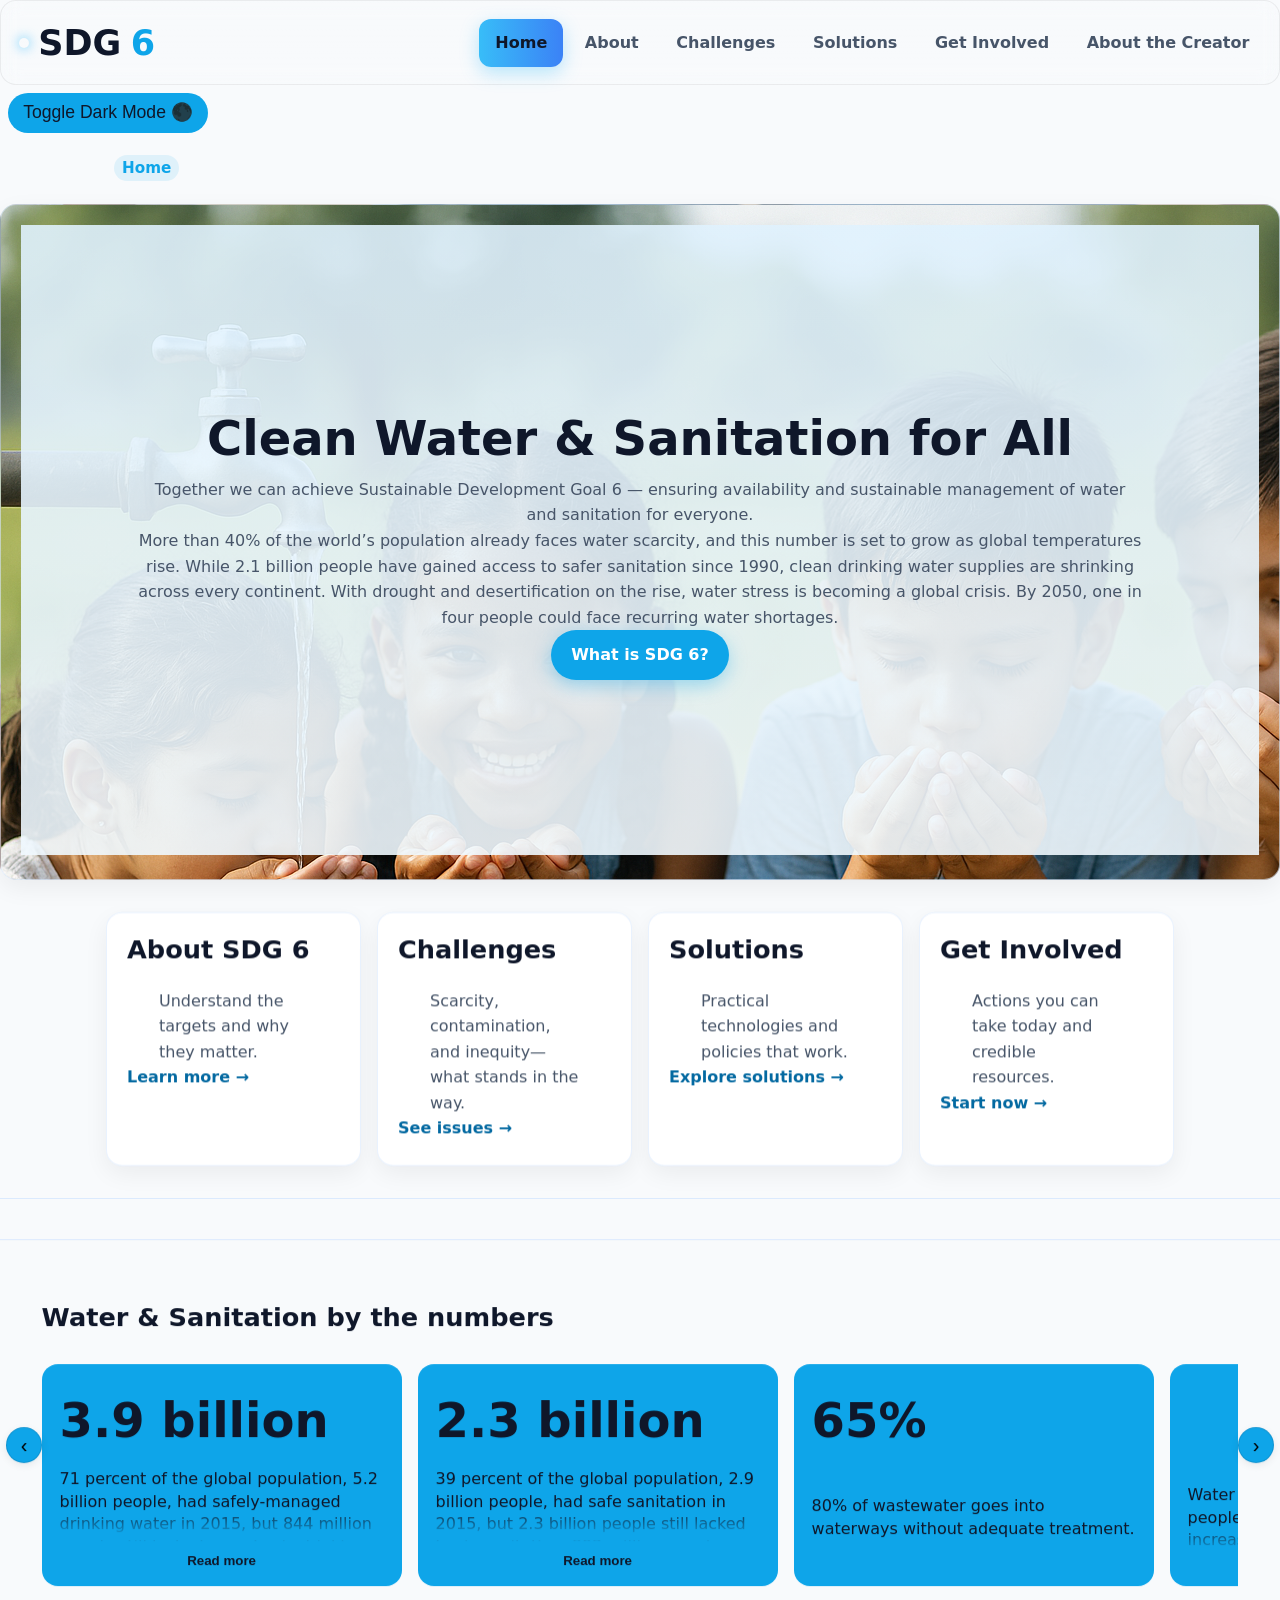
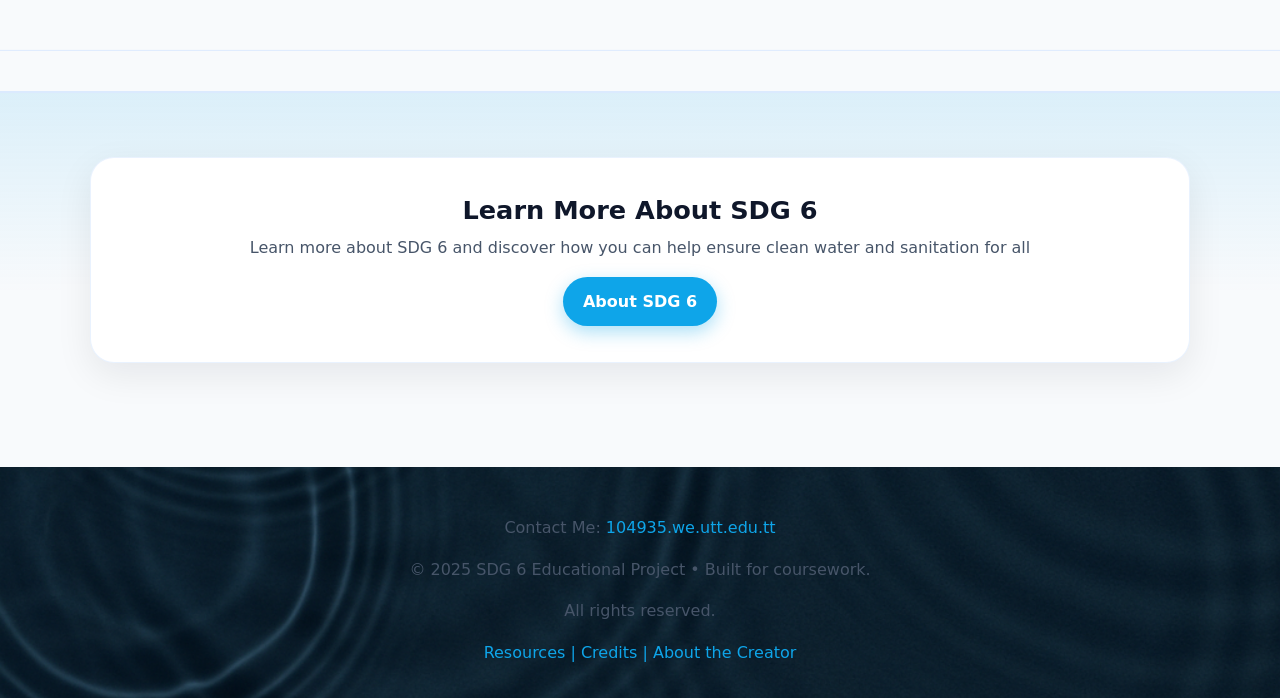
<file: index.html>
<!DOCTYPE html>
<html lang="en">
<head>
  <meta charset="utf-8" />
  <meta name="viewport" content="width=device-width,initial-scale=1" />
  <title>SDG 6: Clean Water & Sanitation</title>
  <meta name="description" content="Learn what SDG 6 is, the challenges, solutions, and how you can help." />
  <link rel="stylesheet" href="sg6.css" />
</head>


<body>
  <a class="skip-link" href="#main">Skip to content</a>
  <!-- Intro overlay (CSS-only: shows briefly, then auto-hides) -->
  <div class="loader-overlay">
    <div class="loader-wrapper">
      <article class="loader" aria-label="Loading" role="status">
        <aside class="circle" style="--d:1"></aside>
        <aside class="circle" style="--d:2"></aside>
        <aside class="circle" style="--d:3"></aside>
        <aside class="circle" style="--d:4"></aside>
        <aside class="circle" style="--d:5"></aside>
        <aside class="circle" style="--d:6"></aside>
        <aside class="circle" style="--d:7"></aside>
        <aside class="circle" style="--d:8"></aside>
        <aside class="circle" style="--d:9"></aside>
        <aside class="circle" style="--d:10"></aside>
        <aside class="circle" style="--d:11"></aside>
        <aside class="circle" style="--d:12"></aside>
        <aside class="circle" style="--d:13"></aside>
        <aside class="circle" style="--d:14"></aside>
        <aside class="circle" style="--d:15"></aside>
        <aside class="circle" style="--d:16"></aside>
        <aside class="circle" style="--d:17"></aside>
        <aside class="circle" style="--d:18"></aside>
      </article>
      <p class="loader-text">Loading…</p>
    </div>
  </div>


  <!-- Header / Navigation -->
  <div class="nav-shell" id="navShell">
    <nav class="nav" aria-label="Primary">
      <a class="brand" href="index.html">
        <span class="dot" aria-hidden="true"></span>
        SDG<span class="accent">6</span>
      </a>

      <button class="toggle" id="menuToggle" aria-controls="navLinks" aria-expanded="false">☰ Menu</button>

      <div class="nav-links" id="navLinks" role="tablist">
        <span class="nav-indicator" id="navIndicator" aria-hidden="true"></span>
          <a href="index.html" aria-current="page">Home</a>
          <a href="about.html">About</a>
          <a href="challenges.html">Challenges</a>
          <a href="solutions.html">Solutions</a>
          <a href="get-involved.html">Get Involved</a>
          <a href="creator.html">About the Creator</a>
      </div>
    </nav>
</div>

<!-- Theme Toggle -->
<button
  class="theme-toggle"
  id="themeToggle"
  aria-label="Toggle dark mode"
  aria-pressed="false"
  title="Toggle dark mode">
  <span class="sun" aria-hidden="true">Toggle Dark Mode 🌑</span>
  <span class="moon" aria-hidden="true">Toggle Light Mode ☀️</span>
</button>

  <!-- Main content -->
<main id="main">
    <nav class="breadcrumbs container" aria-label="Breadcrumb" itemscope itemtype="https://schema.org/BreadcrumbList">
      <ol>
        <li itemprop="itemListElement" itemscope itemtype="https://schema.org/ListItem">
          <a itemprop="item" href="index.html" aria-current="page">
            <span itemprop="name">Home</span>
          </a>
          <meta itemprop="position" content="1" />
        </li>
      </ol>
    </nav>

  <!-- HERO (skeleton first, then real content slides/fades in) -->
    <section class="card skeleton-slide" id="hero">
      <!-- Skeleton placeholders -->
      <div class="sk-wrap">
        <div class="sk tall w-70"></div>
        <div class="sk w-95"></div>
        <div class="sk w-80"></div>
        <div class="sk w-60"></div>
      </div>

    <!-- Real content -->
      <div class="real-wrap">
        <section class="hero">
          <div class="container">
            <h1>Clean Water &amp; Sanitation for All</h1>
            <p>
              Together we can achieve Sustainable Development Goal 6 —
              ensuring availability and sustainable management of water and
              sanitation for everyone.
            </p>
            <p>
              More than 40% of the world’s population already faces water scarcity, 
              and this number is set to grow as global temperatures rise. 
              While 2.1 billion people have gained access to safer sanitation since 1990, 
                clean drinking water supplies are shrinking across every continent.
              With drought and desertification on the rise, water stress is becoming a global crisis. 
              By 2050, one in four people could face recurring water shortages.
            </p>
            <a class="btn" href="about.html#importance">What is SDG 6?</a>
          </div>
        </section>
      </div>
    </section>

    <!-- CARDS GRID -->
    <section class="skeleton-slide" id="cards">
      <!-- Skeleton placeholders shaped like a 4-card grid -->
      <div class="sk-wrap container" style="grid-template-columns: repeat(auto-fit, minmax(220px, 1fr));">
        <div class="sk tall"></div>
        <div class="sk tall"></div>
        <div class="sk tall"></div>
        <div class="sk tall"></div>
      </div>

      <!-- Real content -->
      <div class="real-wrap">
        <section class="cards container">
          <article class="card">
            <h2>About SDG 6</h2>
            <p>Understand the targets and why they matter.</p>
            <a class="link" href="about.html#targets2" class="btn">Learn more →</a>
          </article>

          <article class="card">
            <h2>Challenges</h2>
            <p>Scarcity, contamination, and inequity—what stands in the way.</p>
            <a class="link" href="challenges.html">See issues →</a>
          </article>

          <article class="card">
            <h2>Solutions</h2>
            <p>Practical technologies and policies that work.</p>
            <a class="link" href="solutions.html">Explore solutions →</a>
          </article>

          <article class="card">
            <h2>Get Involved</h2>
            <p>Actions you can take today and credible resources.</p>
            <a class="link" href="get-involved.html">Start now →</a>
          </article>
        </section>
      </div>
    </section>

  <!-- STATS SECTION -->
    <section class="skeleton-slide" id="stats">
      <!-- Skeleton placeholders approximating three stat items -->
      <div class="sk-wrap container" style="grid-template-columns: repeat(auto-fit, minmax(220px, 1fr));">
        <div class="sk tall"></div>
        <div class="sk tall"></div>
        <div class="sk tall"></div>
      </div>

      <!-- Real content -->
      <div class="real-wrap">
        <section class="stats" id="stats">
          <div class="container">
            <h2>Water & Sanitation by the numbers</h2>
        
            <div class="stat-scroller">
              <button class="stat-nav prev" aria-label="Scroll left" type="button">‹</button>
        
              <!-- your SAME list, unchanged except strong have class/stat data -->
              <ul class="stat-list">
                <li data-has-more="true">
                  <strong class="stat-value" data-target="5.2" data-decimals="1" data-duration="1600" data-suffix=" billion">0</strong>
                  <span>71 percent of the global population, 5.2 billion people, had safely-managed drinking water in 2015, 
                    but 844 million people still lacked even basic drinking water.</span>
                    <button class="toggle">Read more</button>
                </li>

                <li data-has-more="true">
                  <strong class="stat-value" data-target="2.9" data-decimals="1" data-duration="1500" data-suffix=" billion">0</strong>
                  <span>39 percent of the global population, 2.9 billion people, had safe sanitation in 2015, 
                  but 2.3 billion people still lacked basic sanitation. 892 million people practiced open defecation.</span>
                  <button class="toggle">Read more</button>
                </li>

                <li>
                  <strong class="stat-value" data-target="80" data-decimals="0" data-duration="1400" data-suffix="%">0</strong>
                  <span>80% of wastewater goes into waterways without adequate treatment.</span>
                </li>

                <li data-has-more="true">
                  <strong class="stat-value" data-target="2" data-decimals="0" data-duration="1400" data-suffix=" billion">0</strong>
                  <span>Water stress affects more than 2 billion people, with this figure projected to increase.</span>
                  <button class="toggle">Read more</button>
                </li>
                <li>
                  <strong class="stat-value" data-target="80" data-decimals="0" data-duration="1400" data-suffix="%">0</strong>
                  <span>80% of countries have laid the foundations for integrated water resources management.</span>
                </li>
                <li>
                  <strong class="stat-value" data-target="70" data-decimals="0" data-duration="1400" data-suffix="%">0</strong>
                  <span>The world has lost 70% of its natural wetlands over the last century.</span>
                </li>
              </ul>
        
              <button class="stat-nav next" aria-label="Scroll right" type="button">›</button>
            </div>
          </div>
        </section>
      </div>
    </section>

  <!-- Call to Action -->
    <section class="cta">
    <div class="container">
      <h2>Learn More About SDG 6</h2>
      <p>Learn more about SDG 6 and discover how you can help ensure clean water and sanitation for all</p>
      <a class="btn" href="about.html">About SDG 6</a>
    </div>
    </div>
  </section>
</main>

<!-- Scroll to Top Button -->
<button id="scrollTopBtn" aria-label="Scroll back to top">
  ↑
</button>

    <!-- Footer -->
    <footer class="site-footer">
      <div class="container">
        <p>Contact Me: <a href="mailto:104935.we.utt.edu.tt">104935.we.utt.edu.tt</a></p>
        <p>© 2025 SDG 6 Educational Project • Built for coursework.</p>
        <p>All rights reserved.</p>
        <nav aria-label="Footer">
          <a href="creator.html#resources">Resources |</a>
          <a href="creator.html#credits">Credits |</a>
          <a href="creator.html#creator">About the Creator</a>
        </nav>
      </div>
    </footer>
    <script src="sg6.js" defer></script>
  </body>
</html>
</file>
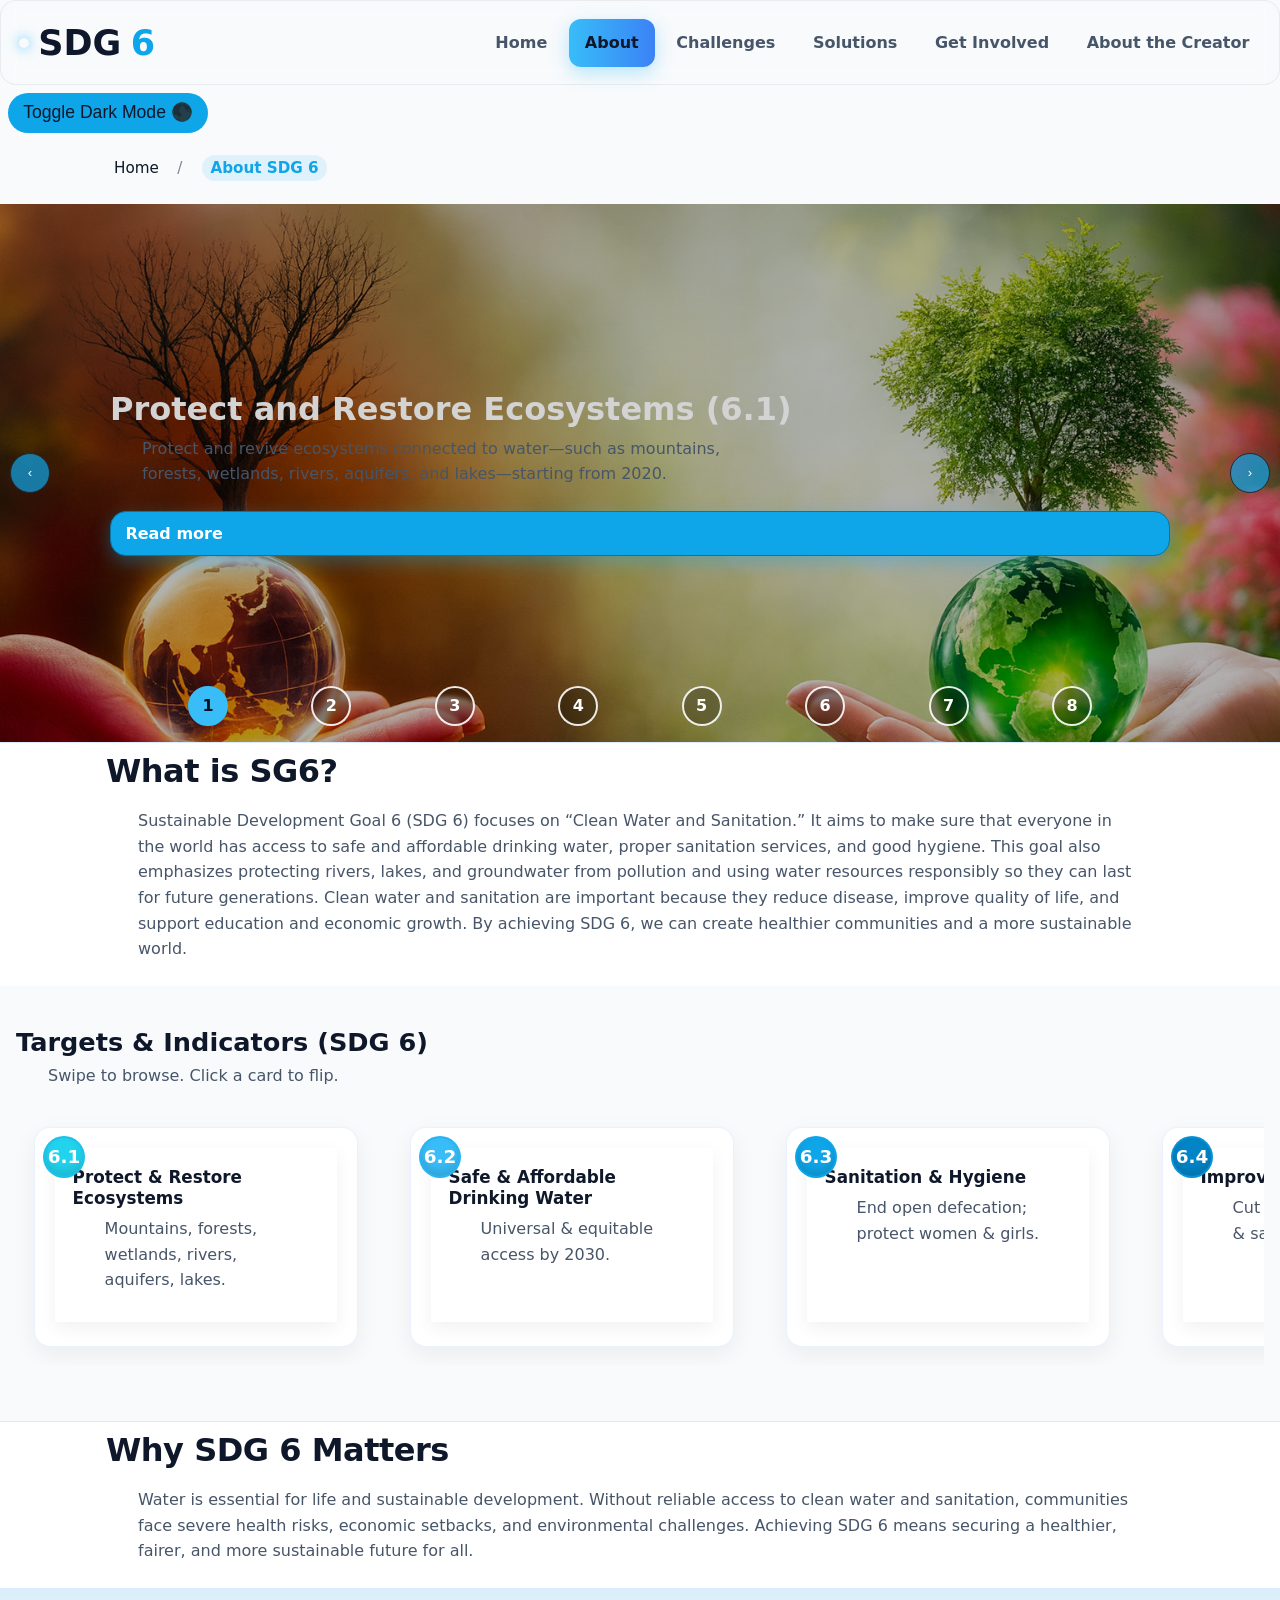
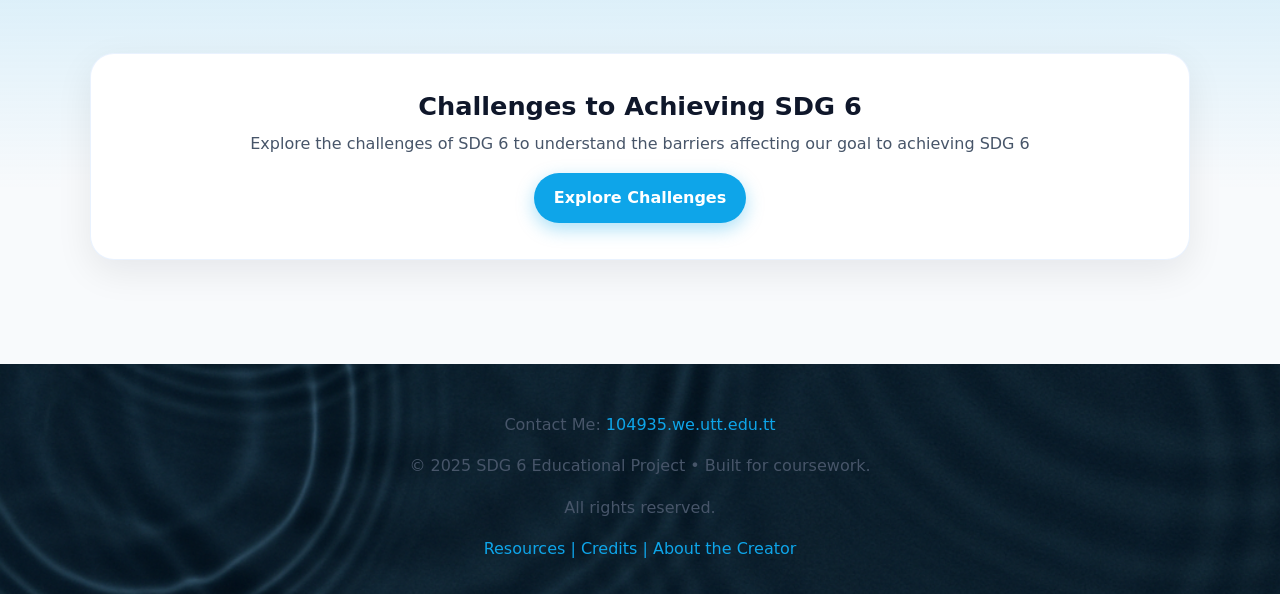
<file: about.html>
<!DOCTYPE html>
<html lang="en">
<head>
  <meta charset="utf-8" />
  <meta name="viewport" content="width=device-width,initial-scale=1" />
  <title>SDG 6: Clean Water & Sanitation</title>
  <meta name="description" content="Learn what SDG 6 is, the challenges, solutions, and how you can help." />
  <link rel="stylesheet" href="sg6.css" />
</head>


<body>
  <a class="skip-link" href="#main">Skip to content</a>
  <!-- Intro overlay (CSS-only: shows briefly, then auto-hides) -->
  <div class="loader-overlay">
    <div class="loader-wrapper">
      <article class="loader" aria-label="Loading" role="status">
        <aside class="circle" style="--d:1"></aside>
        <aside class="circle" style="--d:2"></aside>
        <aside class="circle" style="--d:3"></aside>
        <aside class="circle" style="--d:4"></aside>
        <aside class="circle" style="--d:5"></aside>
        <aside class="circle" style="--d:6"></aside>
        <aside class="circle" style="--d:7"></aside>
        <aside class="circle" style="--d:8"></aside>
        <aside class="circle" style="--d:9"></aside>
        <aside class="circle" style="--d:10"></aside>
        <aside class="circle" style="--d:11"></aside>
        <aside class="circle" style="--d:12"></aside>
        <aside class="circle" style="--d:13"></aside>
        <aside class="circle" style="--d:14"></aside>
        <aside class="circle" style="--d:15"></aside>
        <aside class="circle" style="--d:16"></aside>
        <aside class="circle" style="--d:17"></aside>
        <aside class="circle" style="--d:18"></aside>
      </article>
      <p class="loader-text">Loading…</p>
    </div>
  </div>

  <!-- Header / Navigation -->
  <div class="nav-shell" id="navShell">
    <nav class="nav" aria-label="Primary">
    <a class="brand" href="index.html">
        <span class="dot" aria-hidden="true"></span>
        SDG<span class="accent">6</span>
    </a>

    <button class="toggle" id="menuToggle" aria-controls="navLinks" aria-expanded="false">☰ Menu</button>

    <div class="nav-links" id="navLinks" role="tablist">
      <span class="nav-indicator" id="navIndicator" aria-hidden="true"></span>
      <a href="index.html" aria-current="page">Home</a>
      <a href="about.html">About</a>
      <a href="challenges.html">Challenges</a>
      <a href="solutions.html">Solutions</a>
      <a href="get-involved.html">Get Involved</a>
      <a href="creator.html">About the Creator</a>
  </div>
  </nav>
</div>

<!-- Theme Toggle -->
<button
  class="theme-toggle"
  id="themeToggle"
  aria-label="Toggle dark mode"
  aria-pressed="false"
  title="Toggle dark mode">
  <span class="sun" aria-hidden="true">Toggle Dark Mode 🌑</span>
  <span class="moon" aria-hidden="true">Toggle Light Mode ☀️</span>
</button>


  <!-- Main Content -->
  <main id="main">
    <nav class="breadcrumbs container" aria-label="Breadcrumb" itemscope itemtype="https://schema.org/BreadcrumbList">
      <ol>
        <li itemprop="itemListElement" itemscope itemtype="https://schema.org/ListItem">
          <a itemprop="item" href="index.html">
            <span itemprop="name">Home</span>
          </a>
          <meta itemprop="position" content="1" />
        </li>
    
        <li itemprop="itemListElement" itemscope itemtype="https://schema.org/ListItem">
          <a itemprop="item" href="about.html" aria-current="page">
            <span itemprop="name">About SDG 6</span>
          </a>
          <meta itemprop="position" content="2" />
        </li>
      </ol>
    </nav>

    <!-- ==== HERO BANNER SLIDESHOW ==== -->
<section class="banner" id="banner" aria-roledescription="carousel" aria-label="SDG 6 Highlights" data-autoplay="true" data-interval="6000">
  <div class="banner-track" aria-live="polite">

    <!-- Slide 1 -->
    <article class="banner-slide">
      <img src="pictures/target1.png" alt="Protect and restore water-related ecosystems">
      <div class="banner-caption container">
        <h1>Protect and Restore Ecosystems (6.1)</h1>
        <p>Protect and revive ecosystems connected to water—such as mountains, forests, wetlands, rivers, aquifers, and lakes—starting from 2020.</p>
        <a class="btn" href="#t61">Read more</a>
      </div>
    </article>

    <!-- Slide 2 -->
    <article class="banner-slide is-active">
      <img src="pictures/target2.png" alt="Community tap providing safe drinking water">
      <div class="banner-caption container">
        <h1>Safe & Affordable Drinking Water (6.2)</h1>
        <p>Universal and equitable access to safe drinking water by 2030.</p>
        <a class="btn" href="#t62">Read more</a>
      </div>
    </article>

    <!-- Slide 3 -->
    <article class="banner-slide">
      <img src="pictures/target3.png" alt="Hygienic sanitation facility">
      <div class="banner-caption container">
        <h1>Sanitation & Hygiene (6.3)</h1>
        <p>Adequate, equitable sanitation and hygiene for all; end open defecation.</p>
        <a class="btn" href="#t63">Read more</a>
      </div>
    </article>

    <!-- Slide 4 -->
    <article class="banner-slide">
      <img src="pictures/target4.jpeg" alt="Improve water quality">
      <div class="banner-caption container">
        <h1>Water Quality & Wastewater (6.4)</h1>
        <p>Reduce pollution and increasing safe use.</p>
        <a class="btn" href="#t64">Read more</a>
      </div>
    </article>
    
    <!-- Slide 5 -->
    <article class="banner-slide">
      <img src="pictures/target5.png" alt="Increase water-use efficiency">
      <div class="banner-caption container">
        <h1>Water-use Efficiency (6.5)</h1>
        <p>Make water use much more efficient in every sector and manage 
          freshwater supplies sustainably to ease water shortages and lessen the number of people affected by scarcity.</p>
        <a class="btn" href="#t65">Read more</a>
      </div>
    </article>

    <!-- Slide 6 -->
    <article class="banner-slide">
      <img src="pictures/target6.png" alt="Implementing integrated water resources">
      <div class="banner-caption container">
        <h1>Safe Integrated Water Resources (6.6)</h1>
        <p>Adopt integrated water resource management everywhere, with cross-border cooperation where necessary.</p>
        <a class="btn" href="#t66">Read more</a>
      </div>
    </article>

    <!-- Slide 7 -->
    <article class="banner-slide">
      <img src="pictures/target7.jpeg" alt="Expand international cooperation">
      <div class="banner-caption container">
        <h1>Expand International Cooperation (6.7)</h1>
        <p>Increase international partnerships and provide more support to developing nations for water and sanitation projects like rainwater collection,
          desalination, efficient water use, wastewater treatment, and recycling technologies.</p>
        <a class="btn" href="#t67">Read more</a>
      </div>
    </article>

    <!-- Slide 8 -->
    <article class="banner-slide">
      <img src="pictures/target8.png" alt="Supporting local communities">
      <div class="banner-caption container">
        <h1>Support and Strengthen (6.8)</h1>
        <p>Encourage and empower local communities to play a stronger role in managing water and sanitation.</p>
        <a class="btn" href="#t68">Read more</a>
      </div>
    </article>
  </div>

  <!-- Controls -->
  <button class="banner-ctrl prev" aria-label="Previous slide">‹</button>
  <button class="banner-ctrl next" aria-label="Next slide">›</button>

  <!-- Dots -->
  <div class="banner-dots" role="tablist" aria-label="Choose slide">
    <button role="tab" aria-selected="true"  data-index="0" aria-label="Slide 1"><span aria-hidden="true">1</span></button>
    <button role="tab" aria-selected="false" data-index="1" aria-label="Slide 2"><span aria-hidden="true">2</span></button>
    <button role="tab" aria-selected="false" data-index="2" aria-label="Slide 3"><span aria-hidden="true">3</span></button>
    <button role="tab" aria-selected="false" data-index="3" aria-label="Slide 4"><span aria-hidden="true">4</span></button>
    <button role="tab" aria-selected="false" data-index="4" aria-label="Slide 5"><span aria-hidden="true">5</span></button>
    <button role="tab" aria-selected="false" data-index="5" aria-label="Slide 6"><span aria-hidden="true">6</span></button>
    <button role="tab" aria-selected="false" data-index="6" aria-label="Slide 7"><span aria-hidden="true">7</span></button>
    <button role="tab" aria-selected="false" data-index="7" aria-label="Slide 8"><span aria-hidden="true">8</span></button>
  </div>
</section>
<!-- ==== /HERO BANNER SLIDESHOW ==== -->

<section id="importance" class="section">
  <div class="container">
  <h2> What is SG6? </h2>
  <p> Sustainable Development Goal 6 (SDG 6) focuses on “Clean Water and Sanitation.”
    It aims to make sure that everyone in the world has access to safe and affordable drinking water, proper sanitation services, and good hygiene.
    This goal also emphasizes protecting rivers, lakes, and groundwater from pollution and using water resources responsibly so they can last for future generations. 
    Clean water and sanitation are important because they reduce disease, improve quality of life, and support education and economic growth. 
    By achieving SDG 6, we can create healthier communities and a more sustainable world.
  </p>
  </div>
</section>

    <!-- Targets section -->
    <section id="targets2" class="targets2">
      <h2>Targets &amp; Indicators (SDG 6)</h2>
      <p class="sub">Swipe to browse. Click a card to flip.</p>
  
      <ul class="stat-list targets-carousel" role="list">
          <!-- 1 slide per LI. Keep as many LIs as you need -->
          <li>
            <!-- 6.1 -->
            <article class="card" style="--accent:#22d3ee">
              <input id="t61" class="flip" type="checkbox" aria-labelledby="t61h">
              <label class="inner" for="t61">
                <div class="face front">
                  <span class="badge">6.1</span>
                  <h3 id="t61h">Protect &amp; Restore Ecosystems</h3>
                  <p>Mountains, forests, wetlands, rivers, aquifers, lakes.</p>
                </div>
                <div class="face back">
                  <p>By 2020, protect and restore water-related ecosystems, including mountains, forests, wetlands, rivers, aquifers and lakes.</p>
                </div>
              </label>
            </article>
          </li>
    
          <li>
            <!-- 6.2 -->
            <article class="card" style="--accent:#38bdf8">
              <input id="t62" class="flip" type="checkbox" aria-labelledby="t62h">
              <label class="inner" for="t62">
                <div class="face front">
                  <span class="badge">6.2</span>
                  <h3 id="t62h">Safe &amp; Affordable Drinking Water</h3>
                  <p>Universal &amp; equitable access by 2030.</p>
                </div>
                <div class="face back">
                  <p>By 2030, achieve universal and equitable access to safe and affordable drinking water for all.</p>
                </div>
              </label>
            </article>
          </li>
    
          <li>
            <!-- 6.3 -->
            <article class="card" style="--accent:#0ea5e9">
              <input id="t63" class="flip" type="checkbox" aria-labelledby="t63h">
              <label class="inner" for="t63">
                <div class="face front">
                  <span class="badge">6.3</span>
                  <h3 id="t63h">Sanitation &amp; Hygiene</h3>
                  <p>End open defecation; protect women &amp; girls.</p>
                </div>
                <div class="face back">
                  <p>By 2030, achieve access to adequate and equitable sanitation and hygiene for all and end open defecation, with focus on women, girls, and vulnerable groups.</p>
                </div>
              </label>
            </article>
          </li>
    
          <li>
            <!-- 6.4 -->
            <article class="card" style="--accent:#0284c7">
              <input id="t64" class="flip" type="checkbox" aria-labelledby="t64h">
              <label class="inner" for="t64">
                <div class="face front">
                  <span class="badge">6.4</span>
                  <h3 id="t64h">Improve Water Quality</h3>
                  <p>Cut pollution; recycle &amp; safely reuse.</p>
                </div>
                <div class="face back">
                  <p>By 2030, reduce pollution, eliminate dumping, minimize hazardous releases, halve untreated wastewater, and increase recycling and safe reuse globally.</p>
                </div>
              </label>
            </article>
          </li>
    
          <li>
            <!-- 6.5 -->
            <article class="card" style="--accent:#0ea5e9">
              <input id="t65" class="flip" type="checkbox" aria-labelledby="t65h">
              <label class="inner" for="t65">
                <div class="face front">
                  <span class="badge">6.5</span>
                  <h3 id="t65h">Use Water Efficiently</h3>
                  <p>Sustainable withdrawals; reduce scarcity.</p>
                </div>
                <div class="face back">
                  <p>By 2030, increase water-use efficiency across all sectors and ensure sustainable withdrawals and freshwater supply to address water scarcity.</p>
                </div>
              </label>
            </article>
          </li>
    
          <li>
            <!-- 6.6 -->
            <article class="card" style="--accent:#22d3ee">
              <input id="t66" class="flip" type="checkbox" aria-labelledby="t66h">
              <label class="inner" for="t66">
                <div class="face front">
                  <span class="badge">6.6</span>
                  <h3 id="t66h">Integrated Water Management</h3>
                  <p>All levels, incl. trans-boundary.</p>
                </div>
                <div class="face back">
                  <p>By 2030, implement integrated water resources management at all levels, including through trans-boundary cooperation where appropriate.</p>
                </div>
              </label>
            </article>
          </li>
    
          <li>
            <!-- 6.7 -->
            <article class="card" style="--accent:#38bdf8">
              <input id="t67" class="flip" type="checkbox" aria-labelledby="t67h">
              <label class="inner" for="t67">
                <div class="face front">
                  <span class="badge">6.7</span>
                  <h3 id="t67h">Global Cooperation</h3>
                  <p>Harvesting, desalination, recycling tech.</p>
                </div>
                <div class="face back">
                  <p>By 2030, expand international cooperation and capacity-building in water and sanitation, including efficiency, treatment, recycling and reuse technologies.</p>
                </div>
              </label>
            </article>
          </li>
    
          <li>
            <!-- 6.8 -->
            <article class="card" style="--accent:#0ea5e9">
              <input id="t68" class="flip" type="checkbox" aria-labelledby="t68h">
              <label class="inner" for="t68">
                <div class="face front">
                  <span class="badge">6.8</span>
                  <h3 id="t68h">Community Participation</h3>
                  <p>Local leadership in WASH management.</p>
                </div>
                <div class="face back">
                  <p>Support and strengthen the participation of local communities in improving water and sanitation management.</p>
                </div>
              </label>
            </article>
          </li>
        </ul>
        
      </div>
    </section>

    <!-- Why it matters -->
    <section id="importance" class="section">
      <div class="container">
        <h2>Why SDG 6 Matters</h2>
        <p>
          Water is essential for life and sustainable development. Without reliable access to clean water 
          and sanitation, communities face severe health risks, economic setbacks, and environmental 
          challenges. Achieving SDG 6 means securing a healthier, fairer, and more sustainable future for all.
        </p>
      </div>
    </section>

    <!-- Call to Action -->
  <section class="cta">
    <div class="container">
      <h2>Challenges to Achieving SDG 6 </h2>
      <p>Explore the challenges of SDG 6 to understand the barriers affecting our goal to achieving SDG 6</p>
      <a class="btn" href="challenges.html">Explore Challenges</a>
    </div>
    </div>
  </section>
</main>

<!-- Scroll to Top Button -->
<button id="scrollTopBtn" aria-label="Scroll back to top">
  ↑
</button>

 <!-- Footer -->
 <footer class="site-footer">
  <div class="container">
    <p>Contact Me: <a href="mailto:104935.we.utt.edu.tt">104935.we.utt.edu.tt</a></p>
    <p>© 2025 SDG 6 Educational Project • Built for coursework.</p>
    <p>All rights reserved.</p>
    <nav aria-label="Footer">
      <a href="creator.html#resources">Resources |</a>
      <a href="creator.html#credits">Credits |</a>
      <a href="creator.html#creator">About the Creator</a>
    </nav>
  </div>
</footer>
</body>
</html>

<script src="sg6.js" defer></script>
</file>
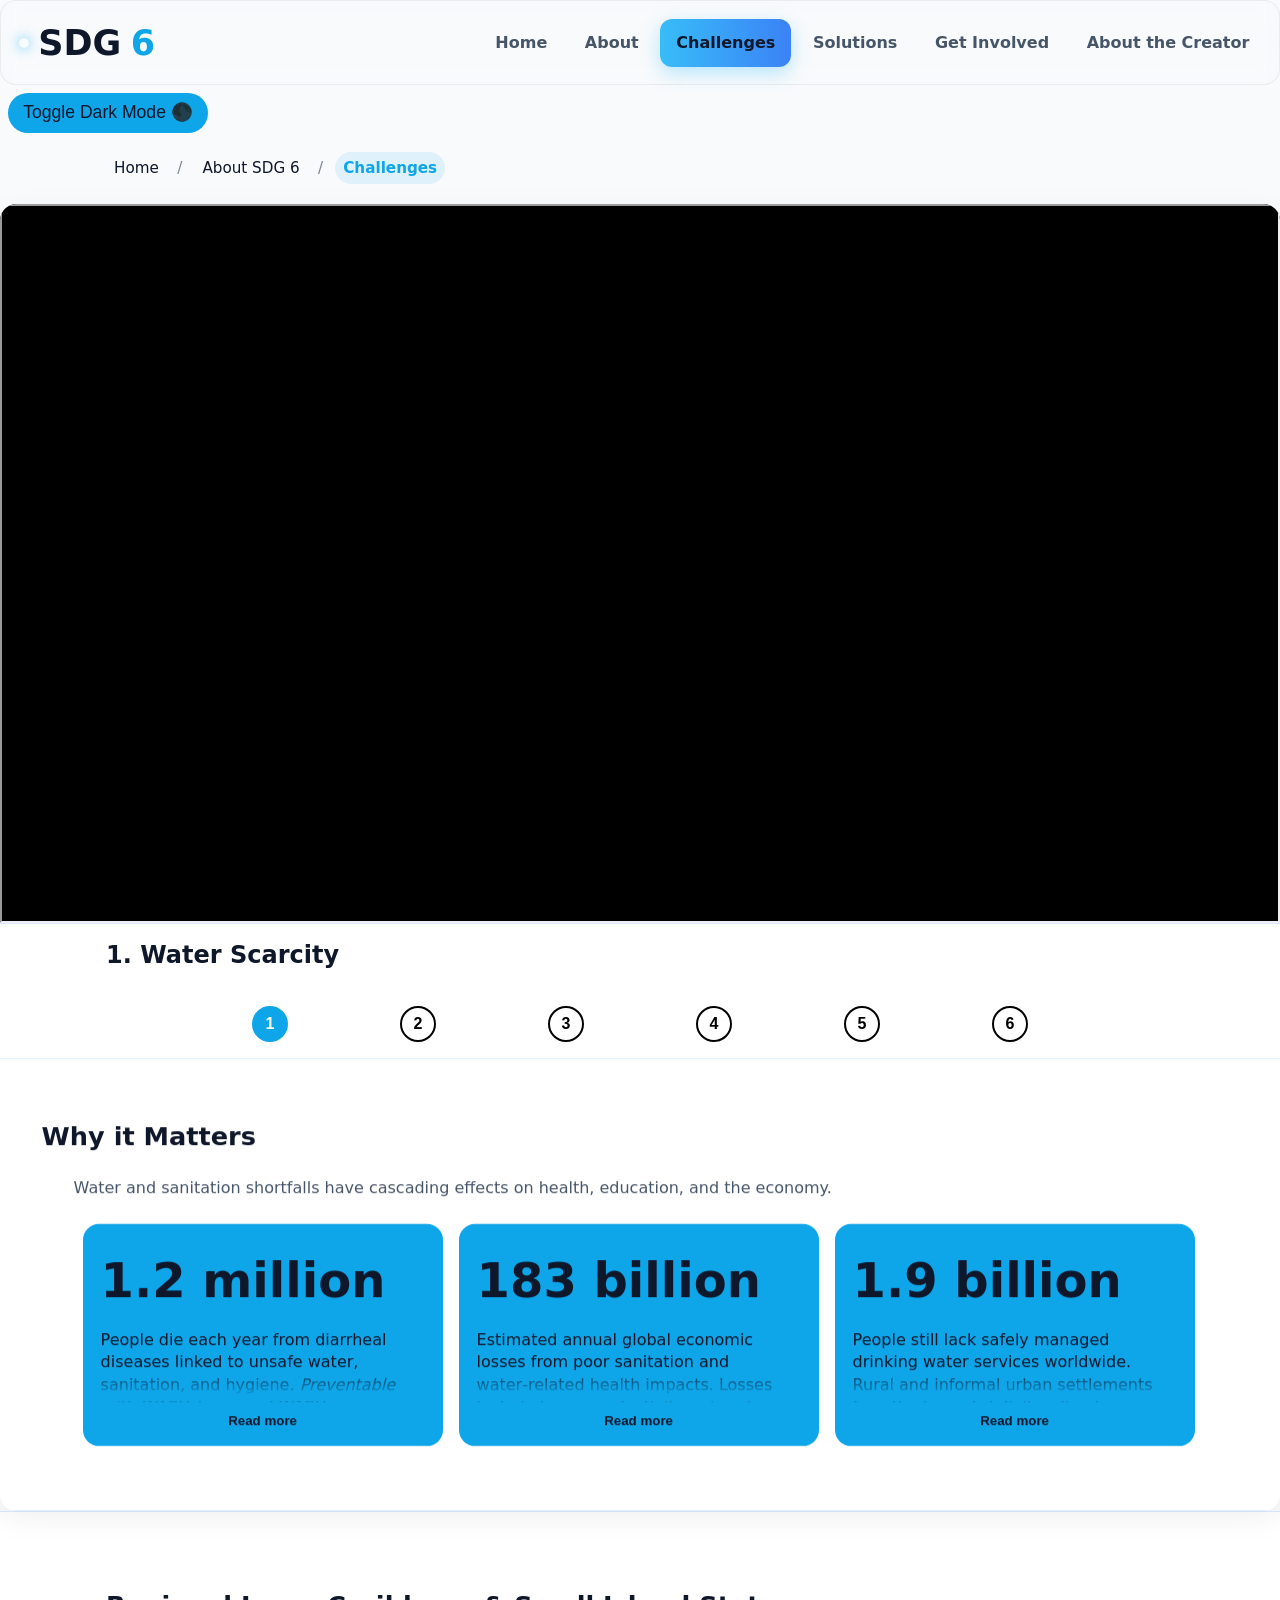
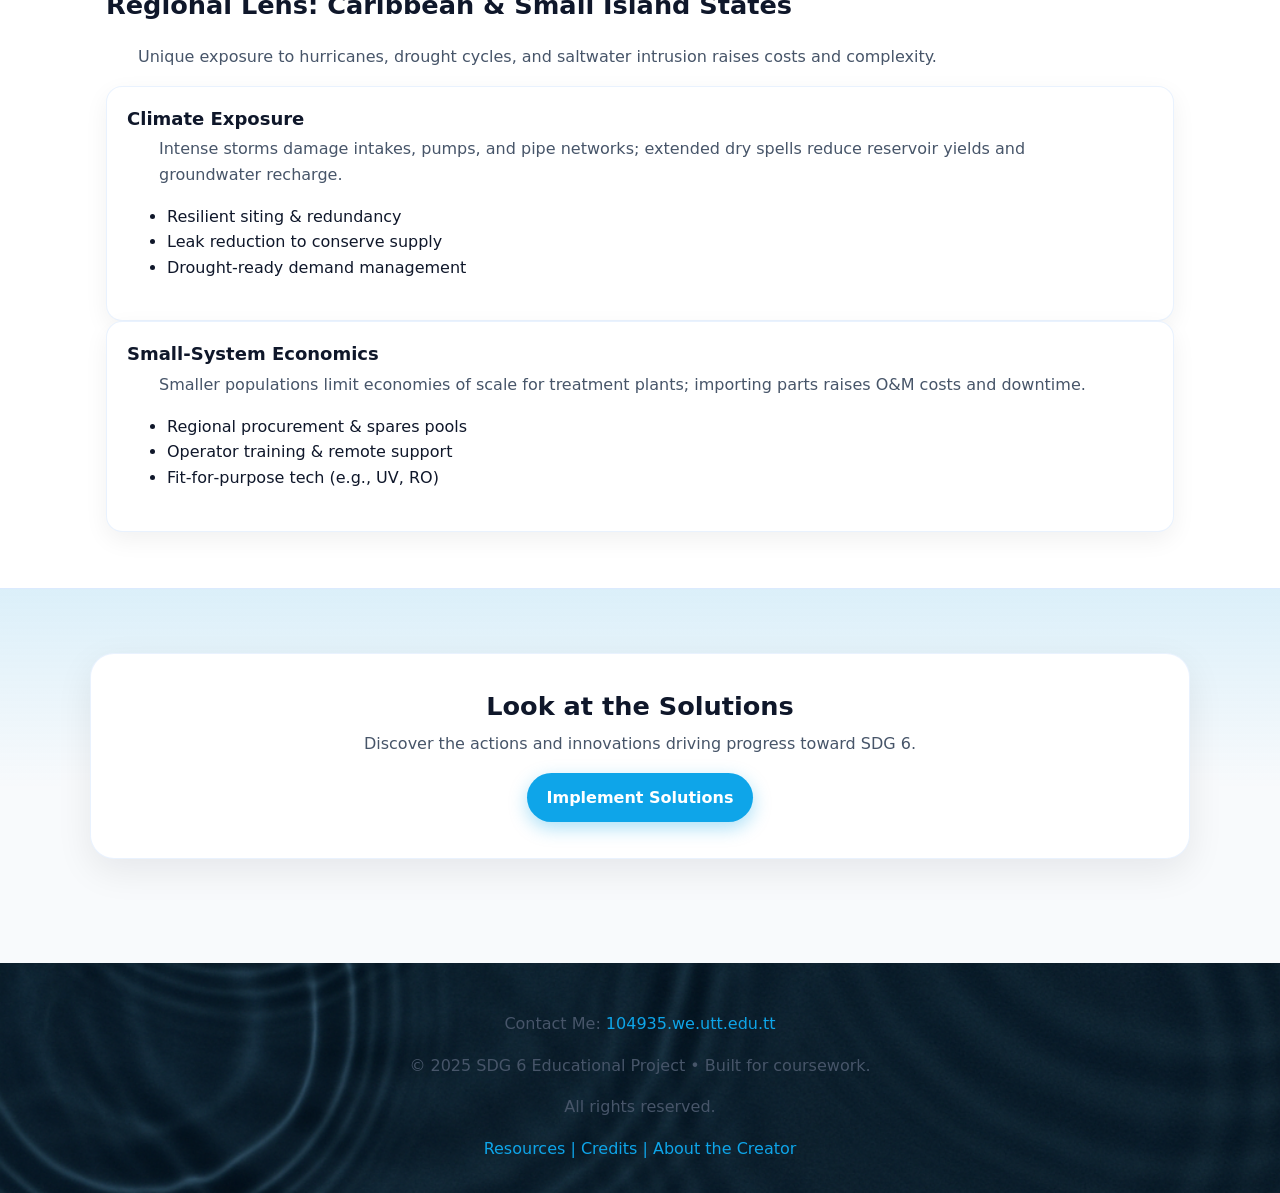
<file: challenges.html>
<!DOCTYPE html>
<html lang="en">
<head>
  <meta charset="utf-8" />
  <meta name="viewport" content="width=device-width,initial-scale=1" />
  <title>SDG 6: Clean Water & Sanitation</title>
  <meta name="description" content="Learn what SDG 6 is, the challenges, solutions, and how you can help." />
  <link rel="stylesheet" href="sg6.css" />
</head>


<body>
  <a class="skip-link" href="#main">Skip to content</a>
  <!-- Intro overlay (CSS-only: shows briefly, then auto-hides) -->
  <div class="loader-overlay">
    <div class="loader-wrapper">
      <article class="loader" aria-label="Loading" role="status">
        <aside class="circle" style="--d:1"></aside>
        <aside class="circle" style="--d:2"></aside>
        <aside class="circle" style="--d:3"></aside>
        <aside class="circle" style="--d:4"></aside>
        <aside class="circle" style="--d:5"></aside>
        <aside class="circle" style="--d:6"></aside>
        <aside class="circle" style="--d:7"></aside>
        <aside class="circle" style="--d:8"></aside>
        <aside class="circle" style="--d:9"></aside>
        <aside class="circle" style="--d:10"></aside>
        <aside class="circle" style="--d:11"></aside>
        <aside class="circle" style="--d:12"></aside>
        <aside class="circle" style="--d:13"></aside>
        <aside class="circle" style="--d:14"></aside>
        <aside class="circle" style="--d:15"></aside>
        <aside class="circle" style="--d:16"></aside>
        <aside class="circle" style="--d:17"></aside>
        <aside class="circle" style="--d:18"></aside>
      </article>
      <p class="loader-text">Loading…</p>
    </div>
  </div>

  <!-- Header / Navigation -->
  <div class="nav-shell" id="navShell">
    <nav class="nav" aria-label="Primary">
    <a class="brand" href="index.html">
        <span class="dot" aria-hidden="true"></span>
        SDG<span class="accent">6</span>
    </a>

    <button class="toggle" id="menuToggle" aria-controls="navLinks" aria-expanded="false">☰ Menu</button>

    <div class="nav-links" id="navLinks" role="tablist">
      <span class="nav-indicator" id="navIndicator" aria-hidden="true"></span>
      <a href="index.html" aria-current="page">Home</a>
      <a href="about.html">About</a>
      <a href="challenges.html">Challenges</a>
      <a href="solutions.html">Solutions</a>
      <a href="get-involved.html">Get Involved</a>
      <a href="creator.html">About the Creator</a>
  </div>
  </nav>
</div>

<!-- Theme Toggle -->
<button
  class="theme-toggle"
  id="themeToggle"
  aria-label="Toggle dark mode"
  aria-pressed="false"
  title="Toggle dark mode">
  <span class="sun" aria-hidden="true">Toggle Dark Mode 🌑</span>
  <span class="moon" aria-hidden="true">Toggle Light Mode ☀️</span>
</button>


  <!-- Main Content -->
  <main id="main">

    <!-- BREADCRUMB FEATURE -->
<nav class="breadcrumbs container" aria-label="Breadcrumb" itemscope itemtype="https://schema.org/BreadcrumbList">
  <ol>
    <li itemprop="itemListElement" itemscope itemtype="https://schema.org/ListItem">
      <a itemprop="item" href="index.html">
        <span itemprop="name">Home</span>
      </a>
      <meta itemprop="position" content="1" />
    </li>

    <li itemprop="itemListElement" itemscope itemtype="https://schema.org/ListItem">
      <a itemprop="item" href="about.html">
        <span itemprop="name">About SDG 6</span>
      </a>
      <meta itemprop="position" content="2" />
    </li>

    <li aria-current="page" itemprop="itemListElement" itemscope itemtype="https://schema.org/ListItem">
      <span itemprop="name">Challenges</span>
      <meta itemprop="position" content="3" />
    </li>
  </ol>
</nav>

<!-- ==== VIDEO BANNER (scoped) ==== -->
<section class="video-banner" id="videoBanner"
  aria-roledescription="carousel"
  aria-label="SDG 6 Video Highlights"
  data-autoplay="true" data-interval="6000">

  <div class="video-banner__track" aria-live="polite">

    <!-- Slide 1 -->
    <article class="video-banner__slide is-active">
      <div class="video-banner__media">
        <iframe
          src="https://www.youtube.com/embed/IPU0S4XQGaU?controls=1&rel=0&modestbranding=1"
          title="Global Water Crisis - Behind the News"
          allow="accelerometer; autoplay; clipboard-write; encrypted-media; gyroscope; picture-in-picture; web-share"
          allowfullscreen></iframe>
      </div>
      <div class="video-banner__caption container">
        <h1>1. Water Scarcity</h1>
      </div>
    </article>

    <!-- Slide 2 -->
    <article class="video-banner__slide">
      <div class="video-banner__media">
        <iframe
          src="https://www.youtube.com/embed/3VyfN30XzDM?controls=1&rel=0&modestbranding=1"
          title="The Water Crisis | National Geographic"
          allow="accelerometer; autoplay; clipboard-write; encrypted-media; gyroscope; picture-in-picture; web-share"
          allowfullscreen></iframe>
      </div>
      <div class="video-banner__caption container">
        <h1>2. Water Quality</h1>
      </div>
    </article>

    <!-- Slide 3 -->
    <article class="video-banner__slide">
      <div class="video-banner__media">
        <iframe
          src="https://www.youtube.com/embed/noG9jsMUZCo?controls=1&rel=0&modestbranding=1"
          title="Sanitation and water research"
          allow="accelerometer; autoplay; clipboard-write; encrypted-media; gyroscope; picture-in-picture; web-share"
          allowfullscreen></iframe>
      </div>
      <div class="video-banner__caption container">
        <h1>3. Sanitation Gaps</h1>
      </div>
    </article>

    <!-- Slide 4 -->
    <article class="video-banner__slide">
      <div class="video-banner__media">
        <iframe
          src="https://www.youtube.com/embed/gzTxlQGbiyc?controls=1&rel=0&modestbranding=1"
          title="Rivers at risk - Water crisis on four continents | DW Documentary"
          allow="accelerometer; autoplay; clipboard-write; encrypted-media; gyroscope; picture-in-picture; web-share"
          allowfullscreen></iframe>
      </div>
      <div class="video-banner__caption container">
        <h1>4. Climate & Disasters</h1>
      </div>
    </article>

    <!-- Slide 5 -->
    <article class="video-banner__slide">
      <div class="video-banner__media">
        <iframe
          src="https://www.youtube.com/embed/FTy2s9rOiFo?controls=1&rel=0&modestbranding=1"
          title="Innovative financing mechanisms to meet SDG6 target"
          allow="accelerometer; autoplay; clipboard-write; encrypted-media; gyroscope; picture-in-picture; web-share"
          allowfullscreen></iframe>
      </div>
      <div class="video-banner__caption container">
        <h1>5. Financing & Capacity</h1>
      </div>
    </article>

    <!-- Slide 6 -->
    <article class="video-banner__slide">
      <div class="video-banner__media">
        <iframe
          src="https://www.youtube.com/embed/T6G8QuNlL5Q?controls=1&rel=0&modestbranding=1"
          title="SDG 6: Integrated water resources management (IWRM)"
          allow="accelerometer; autoplay; clipboard-write; encrypted-media; gyroscope; picture-in-picture; web-share"
          allowfullscreen></iframe>
      </div>
      <div class="video-banner__caption container">
        <h1>6. Governance</h1>
      </div>
    </article>
  </div>

  <!-- Dots -->
  <div class="video-banner__dots" role="tablist" aria-label="Choose video">
    <button role="tab" aria-selected="true"  data-index="0" aria-label="Slide 1"><span aria-hidden="true">1</span></button>
    <button role="tab" aria-selected="false" data-index="1" aria-label="Slide 2"><span aria-hidden="true">2</span></button>
    <button role="tab" aria-selected="false" data-index="2" aria-label="Slide 3"><span aria-hidden="true">3</span></button>
    <button role="tab" aria-selected="false" data-index="3" aria-label="Slide 4"><span aria-hidden="true">4</span></button>
    <button role="tab" aria-selected="false" data-index="4" aria-label="Slide 5"><span aria-hidden="true">5</span></button>
    <button role="tab" aria-selected="false" data-index="5" aria-label="Slide 6"><span aria-hidden="true">6</span></button>
  </div>

    <!-- Impacts (animated stats ready) -->
    <div class="real-wrap">
      <section class="stats" id="stats">
        <div class="container">
          <h2>Why it Matters</h2>
            <p class="muted">Water and sanitation shortfalls have cascading effects on health, 
              education, and the economy.
            </p>
      
          <div class="stat-scroller">
      
            <!-- your SAME list, unchanged except strong have class/stat data -->
            <ul class="stat-list">
              <li data-has-more="true">
                <strong class="stat-value" data-target="1.4" data-decimals="1" data-duration="1400" data-suffix=" million">0</strong>
                <span>People die each year from diarrheal diseases linked to unsafe water, sanitation, and hygiene. <em>Preventable with WASH.</em>
                  Improved WASH access reduces disease burden, healthcare costs, and absenteeism, particularly among children.
                </span>
                <button class="toggle">Read more</button>
              </li>

              <li data-has-more="true">
                <strong class="stat-value" data-target="200" data-decimals="0" data-duration="1300" data-suffix=" billion">0</strong>
                <span>Estimated annual global economic losses from poor sanitation and water‑related health impacts.
                  Losses include lower productivity, missed school days, and higher medical spending, disproportionately affecting the poor.
                </span>
                <button class="toggle">Read more</button>
              </li>

              <li data-has-more="true">
                <strong class="stat-value" data-target="2.2" data-decimals="1" data-duration="1500" data-suffix=" billion">0</strong>
                <span>People still lack safely managed drinking water services worldwide.
                  Rural and informal urban settlements face the largest deficits; climate variability increases service instability.
                </span>
                  <button class="toggle">Read more</button>
              </li>
            </ul>
          </div>
        </div>
      </section>
    </div>
  </section>

    <!-- Regional lens (Caribbean example to localize) -->
    <section id="regional" class="section">
      <div class="container">
        <header class="section-header">
          <h2>Regional Lens: Caribbean & Small Island States</h2>
          <p class="muted">Unique exposure to hurricanes, drought cycles, and saltwater intrusion raises costs and complexity.</p>
        </header>

        <div class="grid cards-2">
          <article class="card">
            <h3>Climate Exposure</h3>
            <p>Intense storms damage intakes, pumps, and pipe networks; extended dry spells reduce reservoir yields and groundwater recharge.</p>
            <ul class="list-check">
              <li>Resilient siting & redundancy</li>
              <li>Leak reduction to conserve supply</li>
              <li>Drought‑ready demand management</li>
            </ul>
          </article>
          <article class="card">
            <h3>Small‑System Economics</h3>
            <p>Smaller populations limit economies of scale for treatment plants; importing parts raises O&M costs and downtime.</p>
            <ul class="list-check">
              <li>Regional procurement & spares pools</li>
              <li>Operator training & remote support</li>
              <li>Fit‑for‑purpose tech (e.g., UV, RO)</li>
            </ul>
          </article>
        </div>
      </div>
    </section>

 <!-- Call to Action -->
 <section class="cta">
  <div class="container">
    <h2>Look at the Solutions </h2>
    <p>Discover the actions and innovations driving progress toward SDG 6.</p>
    <a class="btn" href="solutions.html">Implement Solutions</a>
  </div>
  </div>
</section>
</main>

<!-- Scroll to Top Button -->
<button id="scrollTopBtn" aria-label="Scroll back to top">
  ↑
</button>

<!-- Footer -->
<footer class="site-footer">
<div class="container">
  <p>Contact Me: <a href="mailto:104935.we.utt.edu.tt">104935.we.utt.edu.tt</a></p>
  <p>© 2025 SDG 6 Educational Project • Built for coursework.</p>
  <p>All rights reserved.</p>
  <nav aria-label="Footer">
    <a href="creator.html#resources">Resources |</a>
    <a href="creator.html#credits">Credits |</a>
    <a href="creator.html#creator">About the Creator</a>
  </nav>
</div>
</footer>
</body>
</html>

<script src="sg6.js" defer></script>
<!--============================================================================-->
</file>
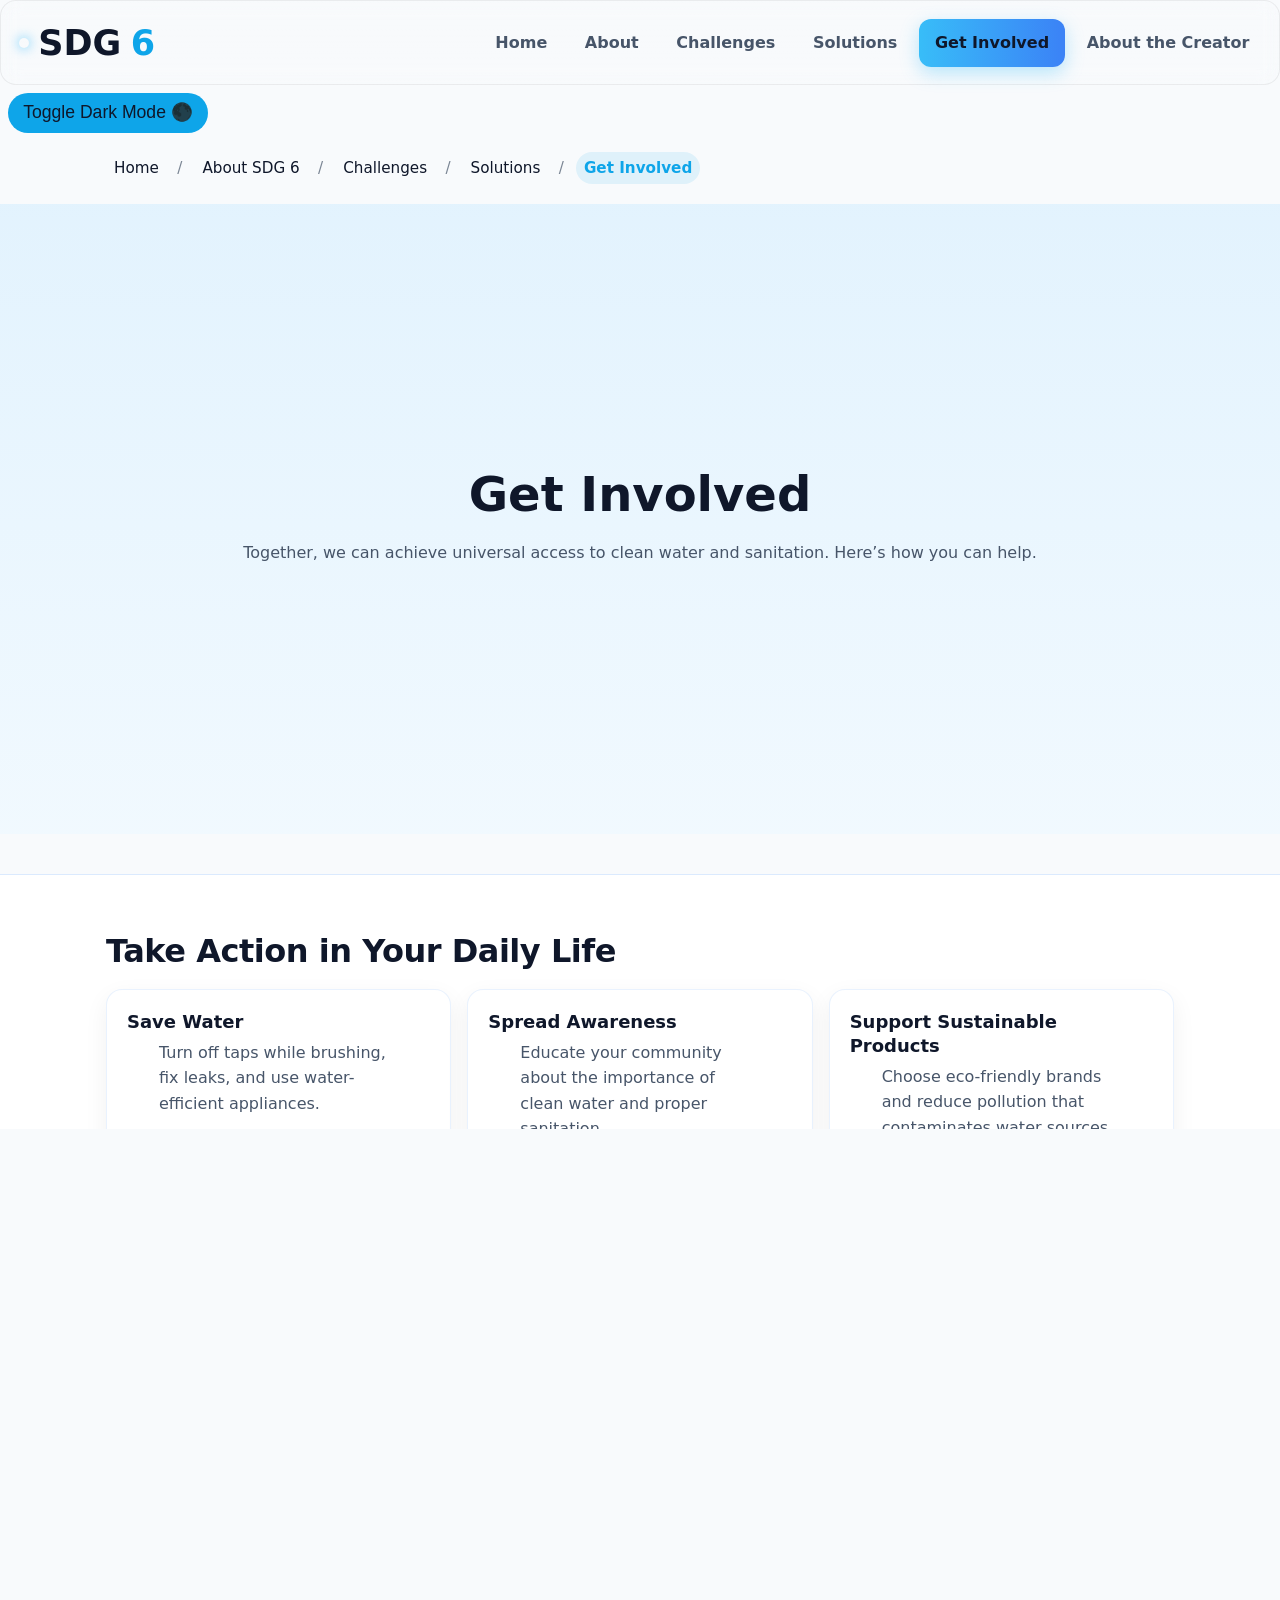
<file: get-involved.html>
<!DOCTYPE html>
<html lang="en">
<head>
  <meta charset="utf-8" />
  <meta name="viewport" content="width=device-width,initial-scale=1" />
  <title>SDG 6: Clean Water & Sanitation</title>
  <meta name="description" content="Learn what SDG 6 is, the challenges, solutions, and how you can help." />
  <link rel="stylesheet" href="sg6.css" />
</head>


<body>
  <a class="skip-link" href="#main">Skip to content</a>
  <!-- Intro overlay (CSS-only: shows briefly, then auto-hides) -->
  <div class="loader-overlay">
    <div class="loader-wrapper">
      <article class="loader" aria-label="Loading" role="status">
        <aside class="circle" style="--d:1"></aside>
        <aside class="circle" style="--d:2"></aside>
        <aside class="circle" style="--d:3"></aside>
        <aside class="circle" style="--d:4"></aside>
        <aside class="circle" style="--d:5"></aside>
        <aside class="circle" style="--d:6"></aside>
        <aside class="circle" style="--d:7"></aside>
        <aside class="circle" style="--d:8"></aside>
        <aside class="circle" style="--d:9"></aside>
        <aside class="circle" style="--d:10"></aside>
        <aside class="circle" style="--d:11"></aside>
        <aside class="circle" style="--d:12"></aside>
        <aside class="circle" style="--d:13"></aside>
        <aside class="circle" style="--d:14"></aside>
        <aside class="circle" style="--d:15"></aside>
        <aside class="circle" style="--d:16"></aside>
        <aside class="circle" style="--d:17"></aside>
        <aside class="circle" style="--d:18"></aside>
      </article>
      <p class="loader-text">Loading…</p>
    </div>
  </div>

  <!-- Header / Navigation -->
  <div class="nav-shell" id="navShell">
    <nav class="nav" aria-label="Primary">
    <a class="brand" href="index.html">
        <span class="dot" aria-hidden="true"></span>
        SDG<span class="accent">6</span>
    </a>

    <button class="toggle" id="menuToggle" aria-controls="navLinks" aria-expanded="false">☰ Menu</button>

    <div class="nav-links" id="navLinks" role="tablist">
      <span class="nav-indicator" id="navIndicator" aria-hidden="true"></span>
      <a href="index.html" aria-current="page">Home</a>
      <a href="about.html">About</a>
      <a href="challenges.html">Challenges</a>
      <a href="solutions.html">Solutions</a>
      <a href="get-involved.html">Get Involved</a>
      <a href="creator.html">About the Creator</a>
  </div>
  </nav>
</div>

<!-- Theme Toggle -->
<button
  class="theme-toggle"
  id="themeToggle"
  aria-label="Toggle dark mode"
  aria-pressed="false"
  title="Toggle dark mode">
  <span class="sun" aria-hidden="true">Toggle Dark Mode 🌑</span>
  <span class="moon" aria-hidden="true">Toggle Light Mode ☀️</span>
</button>

<main id="main">

  <!-- BREADCRUMB FEATURE -->
<nav class="breadcrumbs container" aria-label="Breadcrumb" itemscope itemtype="https://schema.org/BreadcrumbList">
  <ol>
    <li itemprop="itemListElement" itemscope itemtype="https://schema.org/ListItem">
      <a itemprop="item" href="index.html">
        <span itemprop="name">Home</span>
      </a>
      <meta itemprop="position" content="1" />
    </li>

    <li itemprop="itemListElement" itemscope itemtype="https://schema.org/ListItem">
      <a itemprop="item" href="about.html">
        <span itemprop="name">About SDG 6</span>
      </a>
      <meta itemprop="position" content="2" />
    </li>

    <li itemprop="itemListElement" itemscope itemtype="https://schema.org/ListItem">
      <a itemprop="item" href="challenges.html">
        <span itemprop="name">Challenges</span>
      </a>
      <meta itemprop="position" content="3" />
    </li>

    <li itemprop="itemListElement" itemscope itemtype="https://schema.org/ListItem">
      <a itemprop="item" href="solutions.html">
        <span itemprop="name">Solutions</span>
      </a>
      <meta itemprop="position" content="4" />
    </li>

    <li aria-current="page" itemprop="itemListElement" itemscope itemtype="https://schema.org/ListItem">
      <span itemprop="name">Get Involved</span>
      <meta itemprop="position" content="5" />
    </li>
  </ol>
</nav>

  <!-- Individual Actions -->

  <!-- Hero Section -->
  <section class="hero">
    <div class="container">
      <h1>Get Involved</h1>
      <p>Together, we can achieve universal access to clean water and sanitation. Here’s how you can help.</p>
    </div>
  </section>
  
  <main id="main" class="get-involved-page">
  <section class="section">
    <div class="container">
      <h2>Take Action in Your Daily Life</h2>
      <ul class="card-grid">
        <li class="card">
          <h3>Save Water</h3>
          <p>Turn off taps while brushing, fix leaks, and use water-efficient appliances.</p>
        </li>
        <li class="card">
          <h3>Spread Awareness</h3>
          <p>Educate your community about the importance of clean water and proper sanitation.</p>
        </li>
        <li class="card">
          <h3>Support Sustainable Products</h3>
          <p>Choose eco-friendly brands and reduce pollution that contaminates water sources.</p>
        </li>
      </ul>
    </div>
  </section>

  <!-- Community Involvement -->
  <section class="section alt">
    <div class="container">
      <h2>Join Local Efforts</h2>
      <p>Work with community groups and schools to promote better water management practices:</p>
      <ul class="bullet-list">
        <li>Volunteer in clean-up projects.</li>
        <li>Advocate for local policy changes on water safety.</li>
        <li>Help install or maintain safe sanitation facilities.</li>
      </ul>
    </div>
  </section>

  <!-- Global Action -->
  <section class="section">
    <div class="container">
      <h2>Support Global Initiatives</h2>
      <p>Every contribution makes a difference. You can:</p>
      <ul class="bullet-list">
        <li>Donate to trusted organizations working on water and sanitation projects.</li>
        <li>Join campaigns that push for international action.</li>
        <li>Use social media to amplify the message of SDG 6.</li>
      </ul>
    </div>
  </section>

  <!-- Call to Action -->
  <section class="cta">
    <div class="container">
      <h2>Your Actions Matter</h2>
      <p>Start small, think big, and help build a future where clean water and sanitation are accessible to all.</p>
      <a class="btn" href="index.html">Home</a>
    </div>
    </div>
  </section>
</main>

<!-- Scroll to Top Button -->
<button id="scrollTopBtn" aria-label="Scroll back to top">
  ↑
</button>

<!-- Footer -->
<footer class="site-footer">
  <div class="container">
    <p>Contact Me: <a href="mailto:104935.we.utt.edu.tt">104935.we.utt.edu.tt</a></p>
    <p>© 2025 SDG 6 Educational Project • Built for coursework.</p>
    <p>All rights reserved.</p>
    <nav aria-label="Footer">
      <a href="creator.html#resources">Resources |</a>
      <a href="creator.html#credits">Credits |</a>
      <a href="creator.html#creator">About the Creator</a>
    </nav>
  </div>
</footer>
</body>
</html>

<script src="sg6.js" defer></script>
</file>
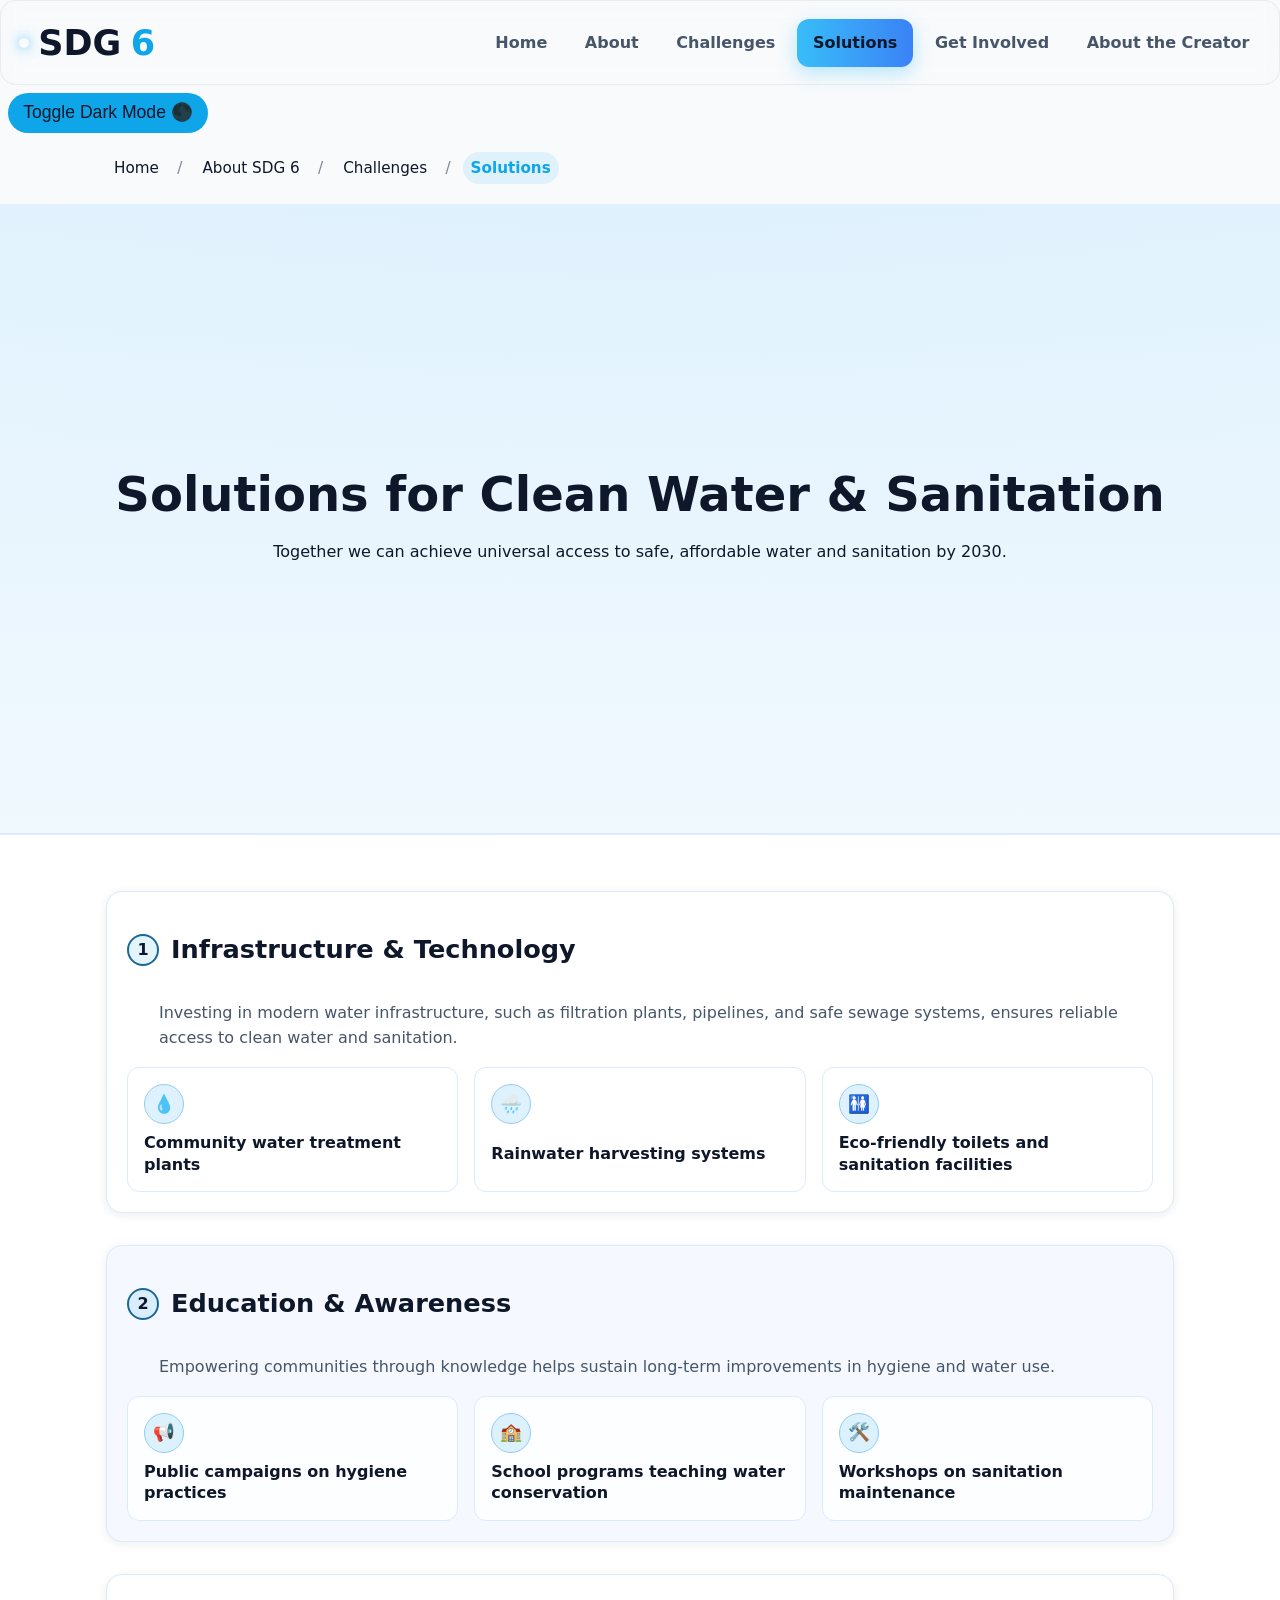
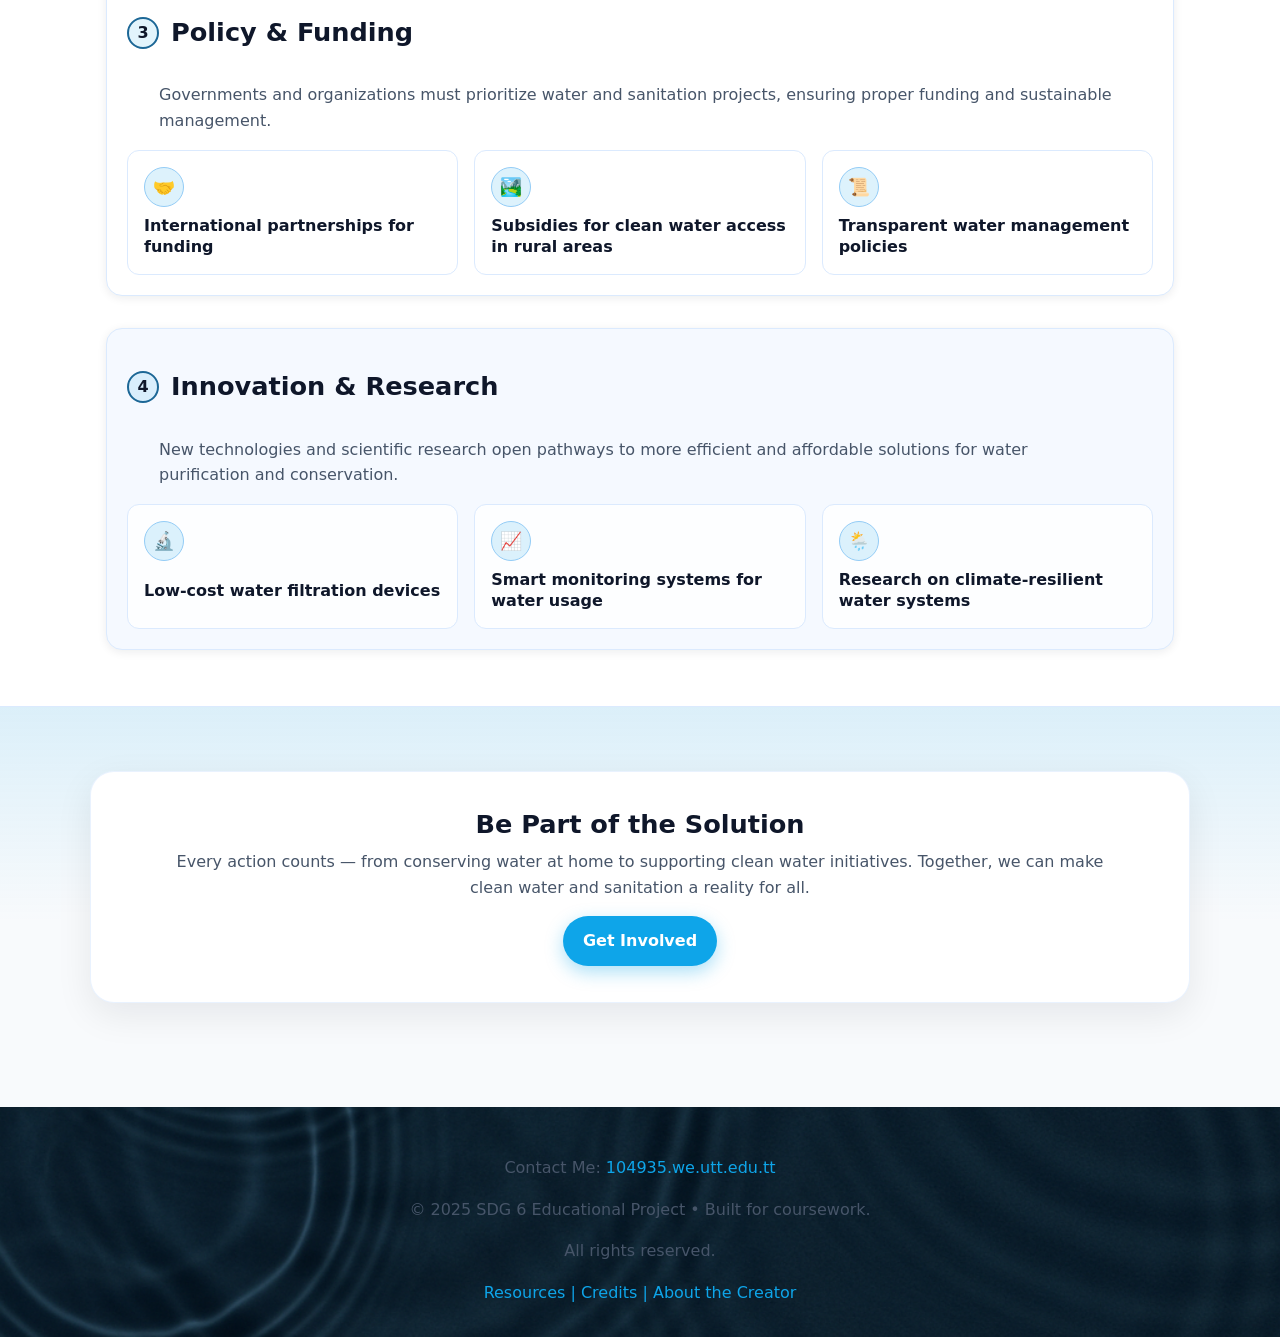
<file: solutions.html>
<!DOCTYPE html>
<html lang="en">
<head>
  <meta charset="utf-8" />
  <meta name="viewport" content="width=device-width,initial-scale=1" />
  <title>SDG 6: Clean Water & Sanitation</title>
  <meta name="description" content="Learn what SDG 6 is, the challenges, solutions, and how you can help." />
  <link rel="stylesheet" href="sg6.css" />
</head>

<body>
  <a class="skip-link" href="#main">Skip to content</a>

  <!-- Intro overlay -->
  <div class="loader-overlay">
    <div class="loader-wrapper">
      <article class="loader" aria-label="Loading" role="status">
        <aside class="circle" style="--d:1"></aside>
        <aside class="circle" style="--d:2"></aside>
        <aside class="circle" style="--d:3"></aside>
        <aside class="circle" style="--d:4"></aside>
        <aside class="circle" style="--d:5"></aside>
        <aside class="circle" style="--d:6"></aside>
        <aside class="circle" style="--d:7"></aside>
        <aside class="circle" style="--d:8"></aside>
        <aside class="circle" style="--d:9"></aside>
        <aside class="circle" style="--d:10"></aside>
        <aside class="circle" style="--d:11"></aside>
        <aside class="circle" style="--d:12"></aside>
        <aside class="circle" style="--d:13"></aside>
        <aside class="circle" style="--d:14"></aside>
        <aside class="circle" style="--d:15"></aside>
        <aside class="circle" style="--d:16"></aside>
        <aside class="circle" style="--d:17"></aside>
        <aside class="circle" style="--d:18"></aside>
      </article>
      <p class="loader-text">Loading…</p>
    </div>
  </div>

  <!-- Header / Navigation -->
  <div class="nav-shell" id="navShell">
    <nav class="nav" aria-label="Primary">
      <a class="brand" href="index.html">
        <span class="dot" aria-hidden="true"></span>
        SDG<span class="accent">6</span>
      </a>

      <button class="toggle" id="menuToggle" aria-controls="navLinks" aria-expanded="false">☰ Menu</button>

      <div class="nav-links" id="navLinks" role="tablist">
        <span class="nav-indicator" id="navIndicator" aria-hidden="true"></span>
        <a href="index.html">Home</a>
        <a href="about.html">About</a>
        <a href="challenges.html">Challenges</a>
        <a href="solutions.html" aria-current="page">Solutions</a>
        <a href="get-involved.html">Get Involved</a>
        <a href="creator.html">About the Creator</a>
      </div>
    </nav>
  </div>

  <!-- Theme Toggle -->
  <button
    class="theme-toggle"
    id="themeToggle"
    aria-label="Toggle dark mode"
    aria-pressed="false"
    title="Toggle dark mode">
    <span class="sun" aria-hidden="true">Toggle Dark Mode 🌑</span>
    <span class="moon" aria-hidden="true">Toggle Light Mode ☀️</span>
  </button>

  <main id="main">
  <!-- Breadcrumb stays right here (unchanged position) -->
  <nav class="breadcrumbs container" aria-label="Breadcrumb" itemscope itemtype="https://schema.org/BreadcrumbList">
    <ol>
      <li itemprop="itemListElement" itemscope itemtype="https://schema.org/ListItem">
        <a itemprop="item" href="index.html">
          <span itemprop="name">Home</span>
        </a>
        <meta itemprop="position" content="1" />
      </li>

      <li itemprop="itemListElement" itemscope itemtype="https://schema.org/ListItem">
        <a itemprop="item" href="about.html">
          <span itemprop="name">About SDG 6</span>
        </a>
        <meta itemprop="position" content="2" />
      </li>

      <li itemprop="itemListElement" itemscope itemtype="https://schema.org/ListItem">
        <a itemprop="item" href="challenges.html">
          <span itemprop="name">Challenges</span>
        </a>
        <meta itemprop="position" content="3" />
      </li>

      <li aria-current="page" itemprop="itemListElement" itemscope itemtype="https://schema.org/ListItem">
        <span itemprop="name">Solutions</span>
        <meta itemprop="position" content="4" />
      </li>
    </ol>
  </nav>

  <!-- Main (visual rebuild only; text unchanged) -->
  <main id="main" class="solutions-page">

    <!-- Hero -->
    <section class="hero hero--tight">
      <div class="container hero__inner">
        <div class="hero__text">
          <h1>Solutions for Clean Water & Sanitation</h1>
          <p>Together we can achieve universal access to safe, affordable water and sanitation by 2030.</p>
        </div>
      </div>
    </section>

    <!-- Solutions Blocks -->
    <section class="section">
      <div class="container stack gap-8">
        <!-- Block 1 -->
        <article class="solution-block">
          <header class="solution-block__head">
            <span class="step-badge" aria-hidden="true">1</span>
            <h2>Infrastructure & Technology</h2>
          </header>
          <div class="solution-block__body">
            <p>Investing in modern water infrastructure, such as filtration plants, pipelines, and safe sewage systems, ensures reliable access to clean water and sanitation.</p>
            <ul class="card-grid card-grid--3">
              <li class="solution-card">
                <div class="solution-card__icon" aria-hidden="true">💧</div>
                <h3 class="solution-card__title">Community water treatment plants</h3>
              </li>
              <li class="solution-card">
                <div class="solution-card__icon" aria-hidden="true">🌧️</div>
                <h3 class="solution-card__title">Rainwater harvesting systems</h3>
              </li>
              <li class="solution-card">
                <div class="solution-card__icon" aria-hidden="true">🚻</div>
                <h3 class="solution-card__title">Eco-friendly toilets and sanitation facilities</h3>
              </li>
            </ul>
          </div>
        </article>

        <!-- Block 2 (alt) -->
        <article class="solution-block alt">
          <header class="solution-block__head">
            <span class="step-badge" aria-hidden="true">2</span>
            <h2>Education & Awareness</h2>
          </header>
          <div class="solution-block__body">
            <p>Empowering communities through knowledge helps sustain long-term improvements in hygiene and water use.</p>
            <ul class="card-grid card-grid--3">
              <li class="solution-card">
                <div class="solution-card__icon" aria-hidden="true">📢</div>
                <h3 class="solution-card__title">Public campaigns on hygiene practices</h3>
              </li>
              <li class="solution-card">
                <div class="solution-card__icon" aria-hidden="true">🏫</div>
                <h3 class="solution-card__title">School programs teaching water conservation</h3>
              </li>
              <li class="solution-card">
                <div class="solution-card__icon" aria-hidden="true">🛠️</div>
                <h3 class="solution-card__title">Workshops on sanitation maintenance</h3>
              </li>
            </ul>
          </div>
        </article>

        <!-- Block 3 -->
        <article class="solution-block">
          <header class="solution-block__head">
            <span class="step-badge" aria-hidden="true">3</span>
            <h2>Policy & Funding</h2>
          </header>
          <div class="solution-block__body">
            <p>Governments and organizations must prioritize water and sanitation projects, ensuring proper funding and sustainable management.</p>
            <ul class="card-grid card-grid--3">
              <li class="solution-card">
                <div class="solution-card__icon" aria-hidden="true">🤝</div>
                <h3 class="solution-card__title">International partnerships for funding</h3>
              </li>
              <li class="solution-card">
                <div class="solution-card__icon" aria-hidden="true">🏞️</div>
                <h3 class="solution-card__title">Subsidies for clean water access in rural areas</h3>
              </li>
              <li class="solution-card">
                <div class="solution-card__icon" aria-hidden="true">📜</div>
                <h3 class="solution-card__title">Transparent water management policies</h3>
              </li>
            </ul>
          </div>
        </article>

        <!-- Block 4 (alt) -->
        <article class="solution-block alt">
          <header class="solution-block__head">
            <span class="step-badge" aria-hidden="true">4</span>
            <h2>Innovation & Research</h2>
          </header>
          <div class="solution-block__body">
            <p>New technologies and scientific research open pathways to more efficient and affordable solutions for water purification and conservation.</p>
            <ul class="card-grid card-grid--3">
              <li class="solution-card">
                <div class="solution-card__icon" aria-hidden="true">🔬</div>
                <h3 class="solution-card__title">Low-cost water filtration devices</h3>
              </li>
              <li class="solution-card">
                <div class="solution-card__icon" aria-hidden="true">📈</div>
                <h3 class="solution-card__title">Smart monitoring systems for water usage</h3>
              </li>
              <li class="solution-card">
                <div class="solution-card__icon" aria-hidden="true">🌦️</div>
                <h3 class="solution-card__title">Research on climate-resilient water systems</h3>
              </li>
            </ul>
          </div>
        </article>
      </div>
    </section>

    <!-- Call to Action -->
    <section class="cta cta--raised">
      <div class="container">
        <div class="cta__card">
          <h2>Be Part of the Solution</h2>
          <p>Every action counts — from conserving water at home to supporting clean water initiatives. Together, we can make clean water and sanitation a reality for all.</p>
          <a class="btn" href="get-involved.html">Get Involved</a>
        </div>
      </div>
    </section>
  </main>

  <!-- Scroll to Top Button -->
<button id="scrollTopBtn" aria-label="Scroll back to top">
  ↑
</button>

  <!-- Footer -->
  <footer class="site-footer">
    <div class="container">
      <p>Contact Me: <a href="mailto:104935.we.utt.edu.tt">104935.we.utt.edu.tt</a></p>
      <p>© 2025 SDG 6 Educational Project • Built for coursework.</p>
      <p>All rights reserved.</p>
      <nav aria-label="Footer">
        <a href="creator.html#resources">Resources |</a>
        <a href="creator.html#credits">Credits |</a>
        <a href="creator.html#creator">About the Creator</a>
      </nav>
    </div>
  </footer>

  <script src="sg6.js" defer></script>
</body>
</html>
</file>
<file: sg6.css>
/* ========================================================================== */
/* TABLE OF CONTENTS                                                          */
/* ========================================================================== */
/*  1. Root Variables & Base Resets                                           */
/*  2. Typography & Global Elements                                           */
/*  3. Skip Link                                                              */
/*  4. Header & Navigation (Site Header / Nav / Brand)                        */
/*  5. Hero Section                                                           */
/*  6. Buttons                                                                */
/*  7. Cards Grid                                                             */
/*  8. Stats Section                                                          */
/*  9. Footer                                                                 */
/* 10. Brand Styling                                                          */
/* 11. Button Features                                                        */
/* 12. Dark Mode                                                              */
/* 13. Theme Toggle Button                                                    */
/* 14. Navigation Shell & Links                                               */
/* 15. Mobile Styles                                                          */
/* 16. Page Wrapper & Sections                                                */
/* 17. Loader & Skeleton Animations                                           */
/* 18. Banner Slideshow (About Page)                                          */
/* 19. Targets Section v2                                                     */
/* 20. Breadcrumbs                                                            */
/* 21. Video Banner                                                           */
/* 22. Get Involved Section 
/* 23) Creator Section  
/* 24. Scroll to Top Feature                                                 */
/* ========================================================================== */


/* ========================================================================== */
/* 1. Root Variables & Base Resets                                            */
/* ========================================================================== */
:root {
  --bg: #f8fafc;
  --surface: #ffffff;
  --ink: #0f172a;
  --muted: #475569;
  --primary: #0ea5e9;
  --primary-700: #0369a1;
  --ring: #93c5fd;
  --radius: 16px;
  --card: #0ea5e9;
    --font-body: ui-sans-serif, system-ui, "Segoe UI", Roboto, "Helvetica Neue", Arial, sans-serif;
    --lh: 1.6;

  /* New colors for header & footer */
  --header-bg: #f1f5f9;   /* bright blue */
  --footer-bg: #081f57;   /* dark navy */
  --footer-text: #ffffff; /* white text for contrast */

  /* section / container tokens */
  --section-bg: #eff6ff;        /* used by .stats strip */
  --section-border: #dbeafe;

  /* hero gradient tokens */
  --hero-from: #e0f2fe;
  --hero-to:   #f0f9ff;

  /* glassy nav-shell tokens (light) */
  --shell-bg: linear-gradient(180deg, rgba(255,255,255,.08), rgba(255,255,255,.02));
  --shell-border: rgba(0,0,0,.06);

  /* surface for cards/boxed sections */
  --container-surface: #ffffff;   /* light */
}

html{ font-family: var(--font-body); line-height: var(--lh); }
h1{ font-size: clamp(2rem, 2.8vw, 2.75rem); line-height: 1.2; }
h2{ font-size: clamp(1.5rem, 2vw, 2rem); line-height: 1.3; }
h3{ font-size: 1.125rem; line-height: 1.35; }

* { box-sizing: border-box; }

html, body {
  margin: 0;
  color: var(--ink);
  transition: background var(--theme-dur) var(--theme-ease),
}

:where(h1,h2,h3,h4,h5,h6,p,li,dt,dd,small,blockquote) { color: inherit; }

.muted { color: var(--muted); }

/* Base color for the whole nav/header area */
.nav, .site-header { color: var(--ink); }

/* Let anchors inherit the container color so they flip with --ink */
.nav a,
.site-nav a,
.nav-links a { color: inherit; }

/* Keep the active/selected state using the accent */
.nav a[aria-current="page"],
.site-nav a[aria-current="page"] { color: var(--primary); }

/* Your hover style can still be white on the blue gradient */
.nav-links a:hover { color: #fff; }


/* ========================================================================== */
/* 2. Typography & Global Elements                                            */
/* ========================================================================== */
body {
  font: 16px/1.6 system-ui, -apple-system, Segoe UI, Roboto, Ubuntu, "Helvetica Neue", Arial, "Noto Sans", "Apple Color Emoji","Segoe UI Emoji";
  color: var(--ink);
  background: var(--bg);
}

.container { max-width: 1100px; margin-inline: auto; padding: 0 1rem; }


/* ========================================================================== */
/* 3. Skip Link                                                              */
/* ========================================================================== */
.skip-link {
  position: absolute;
  top: -40rem;
  left: 1rem;
  margin-bottom: 4rem;
  background: #0ea5e9;
  color: white;
  padding: 10px 14px;
  z-index: 1000;
  text-decoration: none;
  font-weight: bold;
  border-radius: 6px;
  box-shadow: 0 2px 6px rgba(0,0,0,0.2);
  opacity: 1; /* always visible */
  transition: transform 0.3s ease, opacity 0.3s ease;
}

.skip-link:focus {
  transform: scale(1.05); /* subtle zoom when focused */
  opacity: 0.9;           /* slight fade */
}


/* ========================================================================== */
/* 4. Header & Navigation (Site Header / Nav / Brand)                         */
/* ========================================================================== */
.site-header {
  background: var(--header-bg);
  border-top: 1px solid #000000;
  border-bottom: 1px solid #e2e8f0;
  background: var(--header-bg);
  border-bottom: 1px solid var(--border);
  transition: background var(--theme-dur) var(--theme-ease),
              border-color var(--theme-dur) var(--theme-ease);
}

.site-header .logo { font-weight: 8000; text-decoration: none; color: var(--ink); }
.site-header .logo span { color: var(--primary); }
.site-nav ul { display: flex; gap: 1rem; list-style: none; padding: 0; margin: 0; }
.site-nav a { color: var(--muted); text-decoration: none; }
.site-nav a[aria-current="page"], .site-nav a:hover { color: var(--primary-700); }
.nav-toggle { display: none; }

@media (max-width:800px){
  .nav-toggle { display: inline-block; }
  .site-nav { display: none; }
  .site-nav.open { display: block; }
}


/* ========================================================================== */
/* 5. Hero Section                                                            */
/* ========================================================================== */
.hero {
  position: relative;
  min-height: 70vh;
  display: flex;
  justify-content: center;
  align-items: center;
  text-align: center;
  color: white;
  background-size: cover;
  background-position: center;
  transition: background-image 1s ease-in-out; /* smooth fade */
  padding: 4rem 0;
  background: linear-gradient(180deg, var(--hero-from), var(--hero-to));
  color: inherit;
}

.hero .container { position: relative; z-index: 1; }

.hero h1 { font-size: clamp(2rem,5vw,3rem); margin: .2em 0; }

/* The outer card should be transparent so the inner hero image is visible */
#hero.card { background: transparent; }

/* The inner hero holds the slideshow image */
.hero{
  position: relative;
  min-height: 70vh;
  display: flex;
  justify-content: center;
  align-items: center;
  text-align: center;

  /* keep the slideshow image visible */
  background-size: cover;
  background-position: center top;
  /* remove the solid gradient here */
  background: none;
  color: var(--ink);
  padding: 4rem 0;
}

/* add the gradient as an overlay so text stays readable */
.hero::before{
  content:"";
  position:absolute;
  inset:0;
  background: linear-gradient(180deg, var(--hero-from), var(--hero-to));
  opacity: .90;               /* tweak to taste */
  z-index:0;
}
.hero .container{ position:relative; z-index:1; }


/* ========================================================================== */
/* 6. Buttons                                                                 */
/* ========================================================================== */
.btn {
  display: inline-block;
  background: var(--primary);
  color: #fff;
  padding: .75rem 1rem;
  transition: background 200ms ease, transform 200ms ease;
  border-radius: 999px;
  text-decoration: none;
}

.btn:hover { background: #0369a1; transform: translateY(-2px); }


/* ========================================================================== */
/* 7. Cards Grid                                                              */
/* ========================================================================== */
.cards {
  display: grid;
  gap: 1rem;
  grid-template-columns: repeat(auto-fit, minmax(240px,1fr));
  margin: 2rem auto;
}

.card {
  background: var(--container-surface);
  border: 1px solid var(--border);
  border-radius: var(--radius);
  padding: 1rem;
  box-shadow: 0 2px 8px rgba(2,6,23,.06);
}

.card h2 { margin-top: 0; }

.link { color: var(--primary-700); text-decoration: none; font-weight: 600; }


/* ========================================================================== */
/* 8. Stats Section                                                           */
/* ========================================================================== */
.stats {
  padding: 2.5rem 0;
  background: var(--section-bg);
  border-top: 1px solid var(--section-border);
  border-bottom: 1px solid var(--section-border);
}

/* Only the stats section gets a wider max width */
#stats .container { max-width: min(1800px, 96vw); }
/* Hide legacy toggle buttons only in the stats cards */
#stats .stat-list button.toggle { display: none; }

.stat-list {
  display: flex;
  gap: clamp(12px, 2.5vw, 16px);
  overflow-x: auto;
  overflow-y: hidden;
  padding: 8px 44px; /* room for arrows */
  scroll-snap-type: x mandatory;
  -webkit-overflow-scrolling: touch;
  scrollbar-width: thin;
}

.stat-list strong { font-size: 1.75rem; display: block; }

/* Hide scrollbar if you prefer: */
/* .stat-list { scrollbar-width: none; } .stat-list::-webkit-scrollbar{ display:none; } */

.stat-list li {
  flex: 0 0 clamp(240px, 65vw, 360px);
  scroll-snap-align: start;
  background: var(--surface, #fff);
  border: 1px solid rgba(15,23,42,.08);
  border-radius: var(--radius,16px);
  padding: clamp(14px, 2vw, 18px);
  display: grid;
  gap: .35rem;
}

/* Your number style (from earlier) */
.stat-list strong.stat-value{
  display:block;
  font-weight:800;
  font-size: clamp(2rem, 6vw, 3rem);
  margin-bottom:.25rem;
  opacity:0; transform: translateY(6px);
  transition: opacity .35s ease, transform .35s ease;
}

.stat-list li.counting strong.stat-value{ opacity:1; transform: translateY(0); }

/* Arrow buttons */
.stat-nav{
  position:absolute;
  top:50%; translate: 0 -50%;
  width:36px;
  height:36px;
  border-radius: 999px;
  border:1px solid rgba(15,23,42,.12);
  background: var(--surface, #fff);
  box-shadow: 0 2px 8px rgba(0,0,0,.08);
  display:grid; place-items:center;
  font-size: 20px; line-height: 1;
  cursor:pointer;
}

.stat-nav.prev{ left: 6px; }
.stat-nav.next{ right: 6px; }
.stat-nav:disabled{ opacity:.4; cursor:default; }

@media (prefers-reduced-motion: reduce){
  .stat-list strong.stat-value,
  .stat-list li.counting strong.stat-value{ transition:none; transform:none; opacity:1; }
}

/* Use your palette just for this section */
#stats {
  /* alias the tokens the stats CSS expects */
  --surface: var(--card);          /* card background */
  --ink: var(--text);              /* main text */
  --muted: var(--muted-text);      /* body text */
  --primary: var(--accent);        /* accent */
  --borderC: var(--border);        /* border color */
  --section-bg: var(--section-bg); /* already defined by you */
}

/* Section background, if you want it distinct */
#stats {
  background: var(--section-bg);
  border-top: 1px solid var(--section-border);
  border-bottom: 1px solid var(--section-border);
  padding-block: clamp(24px, 4vw, 40px);
}

/* Cards use your tokens */
#stats .stat-list li{ background: var(--surface); color: var(--ink); border: 1px solid var(--borderC); }
#stats .stat-list li span{ color: var(--muted); }

/* Outline numerals follow currentColor so they adapt in dark mode */
#stats .num--outline,
#stats .stat-list strong.stat-value.num--outline{
  color: transparent;
  -webkit-text-stroke: 3px currentColor;
}

/* === Desktop guard: hide mobile UI, show desktop nav === */
@media (min-width: 821px) {
  /* Hide mobile toggle button and any drawer/backdrop on desktop */
  #menuToggle { display: none !important; }
  #navOverlay { display: none !important; }

  /* Ensure the link row is visible as a normal desktop nav */
  .nav-links { display: flex !important; }

  /* If any mobile 'open' styles leaked, neutralize */
  .nav-shell.open .nav-links,
  .nav-links.is-open { display: flex !important; }
}

/* Default: clamp to 3 lines == DELETE
#stats .stat-list li > span{
  display: -webkit-box;
  -webkit-box-orient: vertical;
  -webkit-line-clamp: 3;
  overflow: hidden;
  text-overflow: ellipsis;
  white-space: normal;
  min-height: calc(1.35em * 3);
}*/

/* Expanded: kill the clamp (higher specificity + !important) == DELETE
#stats .stat-list li > span.expanded{
  display: block !important;
  -webkit-line-clamp: initial !important;
  -webkit-box-orient: initial !important;
  overflow: visible !important;
  max-height: none !important;
}*/

/* Card must be allowed to grow */
#stats .stat-list li{ overflow: visible; }

/* ===== Read-more (no -webkit-line-clamp) ===== */
#stats .stat-list li > span {
  display: block;
  line-height: 1.4;                       /* set a known line-height */
  --collapsed-lines: 3;                    /* how many lines to show closed */
  max-height: none;                        /* default: show all */
  overflow: visible;                       /* no clipping unless toggled */
  position: relative;
  transition: max-height .3s ease;
}

/* Apply collapse + fade only when parent has data-has-more */
#stats .stat-list li[data-has-more="true"] > span {
  max-height: calc(1.4em * var(--collapsed-lines) + 0.35em);
  overflow: hidden;
}

#stats .stat-list li[data-has-more="true"] > span::after {
  content: "";
  position: absolute; left: 0; right: 0; bottom: 0;
  height: 2.2em; /* changes the height of the fade feature */
  pointer-events: none;
  background: linear-gradient(to bottom,
    rgba(0,0,0,0) 0%,
    var(--surface, var(--card, #111827)) 90%);
}

/* expanded state: let it grow */
#stats .stat-list li[data-has-more="true"] > span.is-open { max-height: 9999px; }
#stats .stat-list li[data-has-more="true"] > span.is-open::after { display: none; }

/* Make sure the card can grow vertically and isn’t clipped */
#stats .stat-list li { overflow: visible; height: auto; }

/* Read more button */
#stats .stat-more{
  align-self: start;
  margin-top: 6px;
  background: none;
  border: 0;
  padding: 0;
  color: var(--accent);
  font-weight: 600;
  cursor: pointer;
}
#stats .stat-more:focus-visible{ outline: 2px solid var(--accent); outline-offset: 2px; }

/* Base button style */
#stats .stat-list button.toggle {
  margin-top: 0.5em;
  background: none;
  border: none;
  color: var(--primary, #0ea5e9);
  font-weight: 600;
  cursor: pointer;
  font-size: 0.9rem;
  transition: color 0.3s ease;
}

/* Hover effect */
#stats .stat-list button.toggle:hover {
  color: var(--primary-700, #0369a1);
  text-decoration: underline;
}

/* Dark mode */
.dark #stats .stat-list button.toggle { color: #38bdf8; }
.dark #stats .stat-list button.toggle:hover { color: #7dd3fc; }

/* ========================================================================== */
/* 9. Footer                                                                  */
/* ========================================================================== */
.site-footer {
  padding: 2rem 0;
  text-align: center;
  background: var(--footer-bg);
  color: var(--footer-text);
}

.site-footer a { color: var(--primary); text-decoration: none; }
.site-footer a:hover { text-decoration: underline; }

.prose .lead { font-size: 1.1rem; color: var(--muted); }

/* ========================================================================== */
/* 10. Brand Styling                                                          */
/* ========================================================================== */
.brand {
  display: flex; align-items: center; gap: .6rem;
  padding: .35rem .6rem;
  border-radius: 999px;
  text-decoration: none;
  color: var(--ink);
  font-weight: 800;
  font-size: 35px;
}

.brand .dot {
  width:10px; height:10px; border-radius:50%;
  background: radial-gradient(65% 65% at 35% 35%, #fff 0%, var(--primary) 40%, var(--primary-2) 100%);
  box-shadow:0 0 12px rgba(22,179,255,.75);
}

.brand .accent { color: var(--primary); }

/* ========================================================================== */
/* 12) Dark Mode                                                              */
/* ========================================================================== */

.dark{
  --bg:#0b1020;
  --text:#e5e7eb;
  --muted-text:#cbd5e1;
  --header-bg:#0f172a;
  --card:#111827;
  --border:#1f2937;
  --accent:#38bdf8;
  --section-bg: #0b1a2e;
  --section-border: #1f2937;
  --surface: #111827;

  /* still a blue hero, just darker */
  --hero-from: #0e223a;
  --hero-to:   #0b1a2e;

  /* glassy shell in dark */
  --shell-bg: linear-gradient(180deg, rgba(255,255,255,.06), rgba(255,255,255,.03));
  --shell-border: rgba(255,255,255,.12);

  --ink: #e5e7eb;   /* light text in dark */
  --muted: #cbd5e1; /* softer text in dark */

  --footer-bg: #020617;   /* near-black navy */
  --footer-text: #cbd5e1; /* soft gray-blue text */

  --container-surface: #111827;
}


/* ========================================================================== */
/* 13) Theme Toggle Button                                                    */
/* ========================================================================== */

.theme-toggle{
  display:inline-grid; place-items:center;
  width:200px; height:40px;
  margin-top: .5rem; margin-left:.5rem;
  border-radius:999px; border:1px solid var(--border);
  background:var(--card); color:var(--text);
  cursor:pointer;
  transition: background var(--theme-dur) var(--theme-ease),
              border-color var(--theme-dur) var(--theme-ease),
              color var(--theme-dur) var(--theme-ease),
              transform 120ms ease;
  position: relative;
}
.theme-toggle:hover{ transform:translateY(-1px); }
.theme-toggle:active{ transform:translateY(0); }

.theme-toggle .sun,
.theme-toggle .moon{
  position:absolute; line-height:1; font-size:1.1rem;
  transition: opacity var(--theme-dur) var(--theme-ease),
              transform var(--theme-dur) var(--theme-ease);
}

/* show sun in light, moon in dark */
.theme-toggle .sun{ opacity:1; transform:rotate(0) scale(1); }
.theme-toggle .moon{ opacity:0; transform:rotate(-20deg) scale(.7); }
.dark .theme-toggle .sun{ opacity:0; transform:rotate(20deg) scale(.7); }
.dark .theme-toggle .moon{ opacity:1; transform:rotate(0) scale(1); }

html.dark a:hover { text-decoration: underline; }

html:not(.dark) a:hover { text-decoration: underline; }

/* ========================================================================== */
/* 14) Navigation Shell & Links                                               */
/* ========================================================================== */

.nav-shell {
  background: var(--shell-bg);
  border: 1px solid var(--shell-border);
  backdrop-filter: blur(10px);
  border-radius: var(--radius);
  box-shadow: var(--shadow);
}

.nav {
  display: flex;
  align-items: center;
  justify-content: space-between;
  gap: .5rem;
  padding: .5rem;
  transition: .5s;
}

.nav a { color: var(--text); }
.nav a[aria-current="page"]{ color: var(--accent); }

a { color: var(--accent); }

/* Links */
.nav-links {
  position: relative;
  display: flex;
  gap: .35rem;
  padding: .35rem;
  border-radius: calc(var(--radius) - 4px);
}

/* Changes the navigation menu features */
.nav-links a {
  position: relative;
  z-index: 2;
  display: inline-block;
  align-items: center;
  padding: .7rem 1rem;
  border-radius: 12px;
  text-decoration: none;
  color: var(--muted);
  font-weight: 600;
  transition: 0.2s;
  overflow: hidden;
  z-index: 1;
  transition: color 0.25s ease;
}

/* Changes the navigation hover color */
.nav-links a:hover {
  color: #ffffff;
  background: linear-gradient(90deg, #38BDF8, #3B82F6);
}

.nav-links a[aria-current="page"] { color: var(--ink); }

/* Sliding Indicator */
.nav-indicator {
  position: absolute;
  top: 0;           /* animated via JS */
  left: 0;          /* animated via JS */
  width: 0;         /* animated via JS */
  height: 0;        /* animated via JS */
  border-radius: 12px;
  background: linear-gradient(90deg, #38BDF8, #3B82F6);
  box-shadow: 0 6px 18px rgba(56, 189, 248, 0.35);
  opacity: 0;       /* toggled via JS */
  pointer-events: none;
  z-index: 1;
  transition:
    left 220ms ease,
    top 220ms ease,
    width 220ms ease,
    height 220ms ease,
    opacity 280ms ease;
}


/* ========================================================================== */
/* 15) Mobile Styles                                                          */
/* ========================================================================== */

@media (max-width: 820px) {
  .toggle { display: inline-block; }
  .nav-links { display: none; flex-wrap: nowrap; overflow-x: auto; }
  .nav-shell.open .nav-links { display: flex; }
}


/* ========================================================================== */
/* 16) Page Wrapper & Sections                                                */
/* ========================================================================== */

.page {
  margin-top: 1.25rem;
  background: var(--container-surface);
  border: 1px solid var(--border);
  border-radius: var(--radius);
  padding: 2rem;
  box-shadow: var(--shadow);
}

/* Other boxed sections */
.section, .panel, .tile{
  background: var(--container-surface);
  border: 1px solid var(--border);
}

/* ============ Solutions Page (visual only) ============ */
.solutions-page .hero--tight {
  padding-block: clamp(2rem, 4vw, 3rem);
  background:
    radial-gradient(80% 60% at 50% 0%, color-mix(in oklab, var(--primary) 12%, transparent), transparent),
    var(--header-bg, var(--surface));
  border-bottom: 1px solid var(--section-border);
}
.solutions-page .hero__text h1 {
  margin-bottom: .5rem;
}

/* Stacking utility (used on container) */
.stack { display: grid; }
.stack.gap-8 { gap: 2rem; }

/* Block wrapper */
.solution-block {
  padding: clamp(1rem, 2vw, 1.25rem);
  border: 1px solid var(--section-border);
  border-radius: var(--radius, 16px);
  background: var(--surface);
  box-shadow: 0 2px 10px color-mix(in oklab, var(--ink) 8%, transparent);
}
.solution-block.alt {
  background: color-mix(in oklab, var(--section-bg) 65%, var(--surface));
}

/* Block header with badge */
.solution-block__head {
  display: flex;
  align-items: center;
  gap: .75rem;
  margin-bottom: .75rem;
}
.step-badge {
  inline-size: 2rem;
  block-size: 2rem;
  display: grid;
  place-items: center;
  font-weight: 700;
  border-radius: 999px;
  border: 2px solid color-mix(in oklab, var(--primary) 60%, var(--ink));
  background: color-mix(in oklab, var(--primary) 12%, transparent);
  color: var(--ink);
}

/* Body copy spacing */
.solution-block__body > p {
  margin: 0 0 1rem 0;
  color: var(--muted);
}

/* Card grid (like Get Involved) */
.card-grid {
  list-style: none;
  margin: 0;
  padding: 0;
  display: grid;
  gap: 1rem;
}
.card-grid--3 {
  grid-template-columns: repeat(3, minmax(0,1fr));
}
@media (max-width: 900px) {
  .card-grid--3 { grid-template-columns: 1fr 1fr; }
}
@media (max-width: 640px) {
  .card-grid--3 { grid-template-columns: 1fr; }
}

/* Individual cards */
.solution-card {
  background: var(--surface);
  border: 1px solid var(--section-border);
  border-radius: calc(var(--radius, 16px) - 4px);
  padding: 1rem;
  display: grid;
  gap: .5rem;
  transition: transform .18s ease, box-shadow .18s ease, border-color .18s ease;
}
.alt .solution-card {
  background: color-mix(in oklab, var(--surface) 90%, var(--section-bg));
}
.solution-card:hover {
  transform: translateY(-2px);
  border-color: color-mix(in oklab, var(--primary) 40%, var(--section-border));
  box-shadow: 0 6px 18px color-mix(in oklab, var(--ink) 10%, transparent);
}

/* Icon + title */
.solution-card__icon {
  inline-size: 2.5rem;
  block-size: 2.5rem;
  display: grid;
  place-items: center;
  border-radius: 999px;
  background: color-mix(in oklab, var(--primary) 14%, transparent);
  border: 1px solid color-mix(in oklab, var(--primary) 45%, var(--section-border));
  font-size: 1.1rem;
}
.solution-card__title {
  margin: 0;
  font-size: 1rem;
  line-height: 1.35;
  color: var(--ink);
}

/* Creator page image styling */
/* Side-by-side image layout */
.creator-gallery {
  display: flex;
  justify-content: center; /* centers the row */
  gap: 1rem;               /* space between images */
  flex-wrap: wrap;         /* wraps to new row on smaller screens */
  margin: 2rem auto;
}

.creator-img {
  max-width: 250px;  /* controls each image size */
  width: 100%;
  margin: 0 1.02rem;
  height: auto;      /* keep proportions */
  border-radius: 12px; /* optional rounded edges */
  box-shadow: 0 4px 10px rgba(0, 0, 0, 0.1); /* optional shadow */
}

/* ========================================================================== */
/* 17) Loader & Skeleton Animations                                           */
/* ========================================================================== */

/* =====================================================
   CSS-ONLY LOADER + SKELETON (slide from off-screen + fade)
   ===================================================== */

/*Loader text*/

.loader-text {
  color: #0f172a !important;
  animation: loader-pulse 1.2s ease-in-out infinite;
}

/* Dark mode */
.dark .loader-text {
  color: #f1f5f9 !important;
  animation: loader-pulse 1.2s ease-in-out infinite;
}

@keyframes loader-pulse {
0%, 100% { opacity: 0.4; transform: translateY(0); }
50%      { opacity: 1;   transform: translateY(-1px); }
}

.loader-text::after {
  content: "";
  display: inline-block;
  width: 1.6ch;           /* space for up to 3 dots */
  text-align: left;
  animation: loader-dots 1.2s steps(4, jump-none) infinite;
}

@keyframes loader-dots {
  0%   { content: "";   }
  25%  { content: ".";  }
  50%  { content: ".."; }
  75%  { content: "...";}
  100% { content: "";   }
}

/* Intro overlay loader */
/* Fullscreen overlay */
/* ===== Overlay that auto-hides ===== */

.loader-overlay{
  position: fixed;
  inset: 0;
  z-index: 9999;
  display: grid;
  place-items: center;
  background: var(--loader-bg);
  animation: overlayHide 400ms ease forwards;
  animation-delay: 2200ms;
}

/* Center stack: spinner + text */
.loader-wrapper{
  display: flex;
  flex-direction: column;
  align-items: center;
  gap: 1.25rem;
}

/* Text below spinner (make sure it's visible) */
.loader-text{
  color: var(--ink);
  font: 600 1.05rem/1.2 system-ui, -apple-system, Segoe UI, Roboto, Arial, sans-serif;
  letter-spacing: .04em;
  opacity: .95;
  animation: textPulse 1.6s ease-in-out infinite;
}

/* ===== Your chosen dotted loader ===== */
.loader{
  font-size: 18px;
  --circle-size: 6em;
  position: relative;
  width: var(--circle-size);
  height: var(--circle-size);
  color: var(--loader-accent);
}

/* Each ring */
.loader .circle{
  position: absolute;
  top: 50%;
  left: 50%;
  width: var(--circle-size);
  height: var(--circle-size);
  border-radius: 50%;
  border: 3px dotted dodgerblue;
  border: 3px dotted currentColor;
  transform: translate(-50%, -50%);
  transform-origin: 50% 100%;
  animation: effect 8s linear infinite both;
  animation-delay: calc(var(--d) * -0.5s);
}

/* Spinner rotation */
@keyframes effect{
  from{ transform: translate(-50%, -50%) rotate(0deg); }
  to  { transform: translate(-50%, -50%) rotate(360deg); }
}

/* Overlay fade-out */
@keyframes overlayHide{ to { opacity: 0; visibility: hidden; } }

/* Loading text gentle pulse */
@keyframes textPulse{
  0%,100%{ opacity:.65; transform: translateY(0); }
  50%    { opacity:1;    transform: translateY(-2px); }
}

/* ===== Page reveal to avoid a harsh pop ===== */
body:not(.no-fade) header,
body:not(.no-fade) main,
body:not(.no-fade) footer{
  opacity: 0;
  transform: translateY(8px);
  animation: pageIn 420ms ease forwards;
  animation-delay: 2400ms;
}

@keyframes pageIn{ to { opacity:1; transform:none; } }

/* Respect reduced motion */
@media (prefers-reduced-motion: reduce){
  .loader-overlay{ animation: none; }
  .loader-text{ animation: none; }
  body:not(.no-fade) header,
  body:not(.no-fade) main,
  body:not(.no-fade) footer{ animation: none; opacity: 1; transform: none; }
}

/* Fullscreen wrapper centers everything */
.loader-wrapper { position: fixed; inset: 0; display: flex; flex-direction: column; justify-content: center; align-items: center; z-index: 9999; }

/* Loader base */
.loader { font-size: 18px; --circle-size: 6em; position: relative; }

/* Circles */
.loader .circle {
  position: absolute;
  top: 50%;
  left: 50%;
  width: var(--circle-size);
  height: var(--circle-size);
  border-radius: 50%;
  transform-origin: 50% 100%;
  animation: effect 6s linear infinite both;
  animation-delay: calc(var(--d) * -0.5s);
  border: 3px dotted dodgerblue;
  transition: border-width 0.3s ease;
  transform: translate(-50%, -50%);
}

/* Rotate animation */
@keyframes effect { 0% { transform: translate(-50%, -50%) rotate(0deg); } 100% { transform: translate(-50%, -50%) rotate(360deg); } }

/* Text below loader */
.loader-text { margin-top:7rem; font-size: 1.1rem; color: white; font-family: system-ui, sans-serif; letter-spacing: 0.05em; }

/* Overlay fade out */
@keyframes hideLoader { to { opacity: 0; visibility: hidden; } }

/* Page fade-in */
main { opacity: 0; transform: translateY(8px); animation: pageFade 0.6s ease forwards; animation-delay: 2.2s; }
@keyframes pageFade { to { opacity: 1; transform: none; } }

/* Skeleton + real stacking container */
.skeleton-slide { position: relative; overflow: hidden; display: grid; }
.skeleton-slide > .sk-wrap, .skeleton-slide > .real-wrap { grid-area: 1 / 1; }

/* Skeletons */
.sk-wrap { display: grid; gap: 10px; padding: 20px; }
.sk { height: 14px; border-radius: 10px; background: linear-gradient(90deg,#e5e7eb 25%,#f3f4f6 37%,#e5e7eb 63%); background-size: 400% 100%; animation: shimmer 1.2s ease-in-out infinite; }
.sk.tall { height: 36px; border-radius: 14px; }
.w-95 { width: 95%; } .w-90 { width: 90%; } .w-80 { width: 80%; } .w-70 { width: 70%; } .w-60 { width: 60%; }
@keyframes shimmer { 0%{background-position:100% 0;} 100%{background-position:0 0;} }

/* Skeleton hides after delay */
.sk-wrap { animation: sk-wrap-out .25s ease forwards; animation-delay: 1s; }
@keyframes sk-wrap-out { to { opacity:0; visibility:hidden; max-height:0; margin:0; padding:0; } }

/* Real content slides/fades in from bottom */
.real-wrap { opacity: 0; transform: translateY(120%); animation: real-enter .7s ease-out forwards; animation-delay: 1.2s; will-change: transform, opacity; }
@keyframes real-enter { to { opacity:1; transform:translateY(0); } }


/* Reduced motion support */
@media (prefers-reduced-motion: reduce) {
  .intro-spinner, .sk, .sk-wrap, .real-wrap { 
  animation: none !important; }
  .intro-loader { display:none; }
  .real-wrap { opacity:1; transform:none; }
  }

/* Animate numbers inside stat-list */
.stat-list strong.stat-value { display: block; font-weight: 800; font-size: clamp(2rem, 6vw, 3rem); margin-bottom: .25rem; opacity: 0; transform: translateY(6px); transition: opacity .35s ease, transform .35s ease; }
.stat-list li.counting strong.stat-value { opacity: 1; transform: translateY(0); }

@media (prefers-reduced-motion: reduce) {
  .stat-list strong.stat-value,
  .stat-list li.counting strong.stat-value {
    transition: none; transform: none; opacity: 1;
  }
}

/* Background image for footer card */
footer.site-footer { background-image: url("pictures/ripple.png"); background-repeat: no-repeat; background-position: center; background-size: cover; }


/* ========================================================================== */
/* 18) Layout of every page besides index / HERO BANNER SLIDESHOW             */
/* ========================================================================== */

/* ==============================
   ONE, ALWAYS-FILLED HERO BANNER
   (stacked slides, no page gap)
   ============================== */

:root { --banner-h: clamp(260px, 48vh, 540px); }

/* The banner itself is a fixed-height box */
.banner{
  position:relative;
  width:100%;
  height:var(--banner-h);
  margin:0; padding:0;
  background:var(--header-bg, #0f172a);
  overflow:clip;
}

/* --- Banner: art-direction & top-anchored crop --- */
/* Make sure <picture> stacks like <img> in the banner */
.banner-slide > picture,
.banner-slide > img { position: absolute; inset: 0; width: 100%; height: 100%; }

/* Default: show the TOP of images on large screens (less face/sky cropping) */
.banner-slide > picture img,
.banner-slide > img { object-fit: cover; object-position: 50% 12%; filter: brightness(.7); }

/* Track fills banner height */
.banner-track{ position:relative; height:100%; }

/* 🔑 Stack ALL slides on top of each other */
.banner-slide{ position:absolute; inset:0; opacity:0; pointer-events:none; transition:opacity .5s ease-in-out; will-change:opacity; }

/* Only active slide is visible/clickable */
.banner-slide.is-active{ opacity:1; pointer-events:auto; }

/* Image covers the banner area */
.banner-slide > img{ position:absolute; inset:0; width:100%; height:100%; object-fit:cover; filter:brightness(.7); }

/* Caption centered inside the fixed banner */
.banner-caption{ position:relative; z-index:1; height:100%; display:grid; align-content:center; gap:.5rem; color: #D3D3D3; padding:1.25rem; text-wrap:balance; transition: color .3s ease; }

/* In dark mode, override to white text */
.dark .banner-caption{ color: var(--text); }

.banner-caption h1{ margin:0; font-size:clamp(1.25rem, 3vw + .5rem, 2rem); }
.banner-caption p{ margin:0 0 .5rem 0; color:#e5e7eb; max-width:65ch; }
.banner-caption .btn{ display:inline-block; padding:.55rem .9rem; border-radius:var(--radius,12px); background:var(--primary,#0ea5e9); color:#fff; text-decoration:none; border:1px solid color-mix(in srgb, var(--primary,#0ea5e9) 70%, #000); }

/* Controls & dots stay anchored inside the banner */
.banner-ctrl{ position:absolute; top:50%; transform:translateY(-50%); border:1px solid var(--border,#1f2937); background:color-mix(in srgb, var(--card,#111827) 70%, transparent); color:#fff; width:40px; height:40px; border-radius:999px; display:grid; place-items:center; cursor:pointer; }
.banner-ctrl.prev{ left:10px; }
.banner-ctrl.next{ right:10px; }

/* Screen-reader-only helper */
.visually-hidden,
.sr-only { position: absolute !important; width: 1px; height: 1px; padding: 0; margin: -1px; overflow: hidden; clip: rect(0 0 0 0); white-space: nowrap; border: 0; }

/* Dots container */
.banner-dots { display: flex; justify-content: space-between; align-items: center; gap: 0.75rem; width: min(920px, 92vw); margin-inline: auto; padding: 0.25rem 0.5rem; }

/* Buttons */
.banner-dots [role="tab"] { display: grid; place-items: center; width: clamp(34px, 6vw, 46px); height: clamp(34px, 6vw, 46px); border-radius: 999px; border: 2px solid rgba(255,255,255,0.8); background: rgba(255,255,255,0.15); color: #fff; font: 600 0.95rem/1 system-ui, sans-serif; backdrop-filter: blur(2px); cursor: pointer; transition: transform .15s ease, background .2s ease, color .2s ease, border-color .2s ease; }

/* Make the banner a positioning context */
.banner { position: relative; }

/* Dots overlay */
.banner-dots { position: absolute; left: 50%; bottom: 12px; transform: translateX(-50%); display: flex; gap: 12px; z-index: 5; pointer-events: auto; }

/* Buttons (overlay) */
.banner-dots [role="tab"] { display: grid; place-items: center; width: 40px; height: 40px; border-radius: 999px; border: 2px solid rgba(255,255,255,.9); background: rgba(0,0,0,.25); color: #fff; font: 600 16px/1 system-ui, sans-serif; backdrop-filter: blur(2px); transition: transform .2s ease, background .25s ease, border-color .25s ease; }

.banner-dots [role="tab"][aria-selected="true"]{ background:#38bdf8; border-color:#38bdf8; color:#0b1020; }

/* Hover/focus styles */
.banner-dots [role="tab"]:hover { transform: translateY(-2px); }
.banner-dots [role="tab"]:focus-visible { outline: 3px solid #38bdf8; outline-offset: 2px; }

/* Selected (active) */
.banner-dots [role="tab"][aria-selected="true"] { background: #38bdf8; border-color: #38bdf8; color: #0b1020; }

/* Dark tweak for controls (optional) */
.dark .banner-ctrl{ background:color-mix(in srgb, var(--surface,#0b1020) 55%, transparent); }

/* Safety: neutralize any inherited section spacing */
.banner.section{ padding-top:0; padding-bottom:0; }

/* Reduced motion users */
@media (prefers-reduced-motion: reduce){ .banner-slide{ transition:none; } }

/* Respect reduced motion */
@media (prefers-reduced-motion: reduce) { .banner-slide { transition: none; } }

/* Smarter banner height */
:root { --banner-h: clamp(280px, 48vh, 560px); }
@media (min-width: 900px){ :root { --banner-h: clamp(360px, 56vh, 680px); } }
@media (min-width: 1280px){ :root { --banner-h: clamp(420px, min(64vh, 42vw), 760px); } }


/* ========================================================================== */
/* 19) Targets v2 (namespaced)                                                */
/* ========================================================================== */

#targets2 { padding: 2.5rem 1rem; }
#targets2 h2 { margin: 0 0 .25rem; font-size: clamp(1.3rem,2vw,1.8rem); }
#targets2 .sub { margin: 0 0 1.25rem; color: var(--muted, #64748b); }

#targets2 .grid{ display:grid; gap:1rem; grid-template-columns:repeat(auto-fit,minmax(260px,1fr)); }

/* Card frame doesn't change size → no layout jump */
#targets2 .card{
  --radius: var(--radius,16px);
  --surface: var(--surface, #fff);
  --ink: var(--ink, #0f172a);
  --border: var(--border, #e5e7eb);
  --card: var(--card, #111827);
  --accent: var(--accent, #0ea5e9);
  position:relative;
  perspective: 1000px;
  height: clamp(190px, 32vw, 220px);
  border-radius: var(--radius,16px);
  overflow: hidden;
}

/* hide the checkbox, keep it focusable for a11y */
#targets2 .flip{ position:absolute; inset:0; opacity:0; pointer-events:none; }

/* The rotator lives inside the label so click/tap flips */
#targets2 .inner{ display:block; width:100%; height:100%; position:relative; transform-style:preserve-3d; border-radius: var(--radius); transition: transform .7s cubic-bezier(.2,.8,.2,1); }

/* disable hover-triggered flips; rely on click only */
@media (hover:hover) and (pointer:fine){ #targets2 .card:hover .inner{ transform: none; } }

#targets2 .flip:checked + .inner{ transform: rotateY(180deg); }

/* Faces occupy the same box → no reflow */
#targets2 .face{ position:absolute; inset:0; display:grid; align-content:start; gap:.45rem; padding:1rem 1.1rem; border-radius: var(--radius); backface-visibility:hidden; background: var(--surface); color: var(--ink); border:1px solid var(--border); box-shadow: 0 6px 18px rgba(0,0,0,.06); }
#targets2 .front{ background:
  radial-gradient(120% 120% at 100% 0%, color-mix(in oklab, var(--accent) 18%, transparent), transparent), var(--surface); }
#targets2 .back{ transform: rotateY(180deg); background: linear-gradient(180deg, color-mix(in oklab, var(--accent) 14%, var(--surface)), var(--surface)); }

#targets2 .badge{ width:42px;height:42px;border-radius:999px;display:grid;place-items:center; font-weight:700;color:#fff;background: var(--accent); box-shadow: inset 0 -6px 10px rgba(0,0,0,.12); }
#targets2 h3{ margin:.2rem 0 0; font-size:1.05rem; line-height:1.25; }
#targets2 p{ margin:0; }
#targets2 .front p{ color: var(--muted, #64748b); }

/* Dark mode */
.dark #targets2 .face{ background: var(--card); color: var(--text, #e5e7eb); border-color: var(--border, #1f2937); }
.dark #targets2 .front{ background:
  radial-gradient(120% 120% at 100% 0%, color-mix(in oklab, var(--accent) 22%, transparent), transparent), var(--card); }
.dark #targets2 .back{ background: linear-gradient(180deg, color-mix(in oklab, var(--accent) 18%, var(--card)), var(--card)); }

/* Reduced motion support */
@media (prefers-reduced-motion: reduce){ #targets2 .inner{ transition:none } }

/* remove the white background/border from Targets carousel wrapper */
#targets2 .targets-carousel { background: none !important; border: none !important; box-shadow: none !important; padding: 0; }
#targets2 .targets-carousel li { background: none !important; border: none !important; box-shadow: none !important; }

#importance { padding-top: .5rem; padding-bottom: .5rem; }

/* ========================================================================== */
/* 20) Breadcrumbs                                                            */
/* ========================================================================== */

.breadcrumbs { margin: 0.75rem auto 1.25rem; font-size: 0.95rem; color: var(--muted, #475569); }

.breadcrumbs ol { display: flex; flex-wrap: wrap; gap: 0.5rem; list-style: none; padding: 0; margin: 0; align-items: center; }

/* Items */
.breadcrumbs li { display: inline-flex; align-items: center; gap: 0.5rem; white-space: nowrap; }

/* Links */
.breadcrumbs a { color: var(--ink, #0f172a); text-decoration: none; padding: 0.25rem 0.5rem; border-radius: var(--radius, 12px); outline: none; transition: background-color 160ms ease, color 160ms ease, box-shadow 160ms ease; }

/* Hover/Focus */
.breadcrumbs a:hover,
.breadcrumbs a:focus-visible { background: color-mix(in oklab, var(--primary, #0ea5e9) 12%, transparent); color: var(--primary-700, #0369a1); box-shadow: 0 0 0 2px color-mix(in oklab, var(--ring, #93c5fd) 45%, transparent); }

/* Current page (light mode) */
.breadcrumbs [aria-current="page"] > span { color: var(--primary, #0ea5e9); font-weight: 600; background: color-mix(in oklab, var(--primary) 10%, transparent); padding: 0.25rem 0.5rem; border-radius: var(--radius, 12px); }

/* Separator */
.breadcrumbs li + li::before { content: "/"; color: var(--muted, #475569); opacity: 0.7; margin: 0 0.25rem 0 0.15rem; }

/* Dark mode harmony */
:root.dark .breadcrumbs a { color: var(--text, var(--muted-text, #cbd5e1)); }
:root.dark .breadcrumbs a:hover,
:root.dark .breadcrumbs a:focus-visible { color: var(--accent, var(--primary, #38bdf8)); background: color-mix(in oklab, var(--accent, #38bdf8) 12%, transparent); box-shadow: 0 0 0 2px color-mix(in oklab, var(--ring, #93c5fd) 35%, transparent); }
:root.dark .breadcrumbs [aria-current="page"] > span { color: var(--text, #e5e7eb); background: color-mix(in oklab, var(--card, #111827) 78%, var(--section-bg, #0b1a2e)); }

/* Small screens */
@media (max-width: 520px) {
  .breadcrumbs { font-size: 0.9rem; }
  .breadcrumbs li:nth-child(n+2):nth-last-child(n+2) span { max-width: 9ch; overflow: hidden; text-overflow: ellipsis; }
}

main > section:last-of-type { 
  margin-bottom: 2.5rem;
}


/* ========================================================================== */
/* 21) Video Banner                                                           */
/* ========================================================================== */

/* === Make the banner fill the viewport and show the entire video === */

/* ---- VIDEO BANNER (scoped) ---- */
.video-banner {
  --vb-gap: 0.75rem;
  --vb-radius: var(--radius, 16px);
  --vb-caption-bg: color-mix(in oklab, var(--surface, #fff) 92%, transparent);
  --vb-caption-ink: var(--ink, #0f172a);

  position: relative;
  background: var(--surface, #fff);
  border-radius: var(--vb-radius);
  box-shadow: 0 8px 30px rgba(0,0,0,.06);
  overflow: clip;
}

/* Track holds slides; only one is visible at a time (JS toggles .is-active) */
.video-banner__track {
  position: relative;
}

/* Slide base */
.video-banner__slide {
  display: none;               /* hide by default; JS adds .is-active */
  padding-bottom: 0.5rem;      /* space above dots */
}
.video-banner__slide.is-active {
  display: block;
}

/* Responsive video: aspect-ratio with safe fallback */
.video-banner__media {
  position: relative;
  width: 100%;
  border-bottom: 1px solid var(--section-border, #e5e7eb);
  background: #000;            /* avoids white flash */
  overflow: hidden;
  border-top-left-radius: var(--vb-radius);
  border-top-right-radius: var(--vb-radius);
}

/* Use aspect-ratio if available */
@supports (aspect-ratio: 16 / 9) {
  .video-banner__media { aspect-ratio: 16 / 9; height: auto; }
  .video-banner__media > iframe { position: absolute; inset: 0; width: 100%; height: 100%; }
}

/* Fallback for older browsers (padding hack) */
@supports not (aspect-ratio: 16 / 9) {
  .video-banner__media::before {
    content: "";
    display: block;
    padding-top: 56.25%; /* 16:9 */
  }
  .video-banner__media > iframe {
    position: absolute; inset: 0; width: 100%; height: 100%;
  }
}

/* Caption */
.video-banner__caption {
  padding: 0.75rem 1rem;
  color: var(--vb-caption-ink);
}
.video-banner__caption h1 {
  font-size: clamp(1.125rem, 1vw + 0.9rem, 1.5rem);
  line-height: 1.25;
  margin: 0.25rem 0 0;
}

/* Controls */
.video-banner__ctrl {
  position: absolute;
  top: 50%;
  transform: translateY(-50%);
  inline-size: 2.25rem;
  block-size: 2.25rem;
  display: grid;
  place-items: center;
  border-radius: 999px;
  border: 0;
  background: color-mix(in oklab, #000 35%, transparent);
  color: #fff;
  cursor: pointer;
  transition: opacity .2s ease;
}
.video-banner__ctrl:hover { opacity: .9; }
.video-banner__ctrl.prev { left: 0.5rem; }
.video-banner__ctrl.next { right: 0.5rem; }

/* Dots */
.video-banner__dots {
  display: flex;
  justify-content: center;
  gap: .5rem;
  padding: 0.75rem 0.75rem 1rem;
}
.video-banner__dots > button {
  inline-size: 0.7rem;
  block-size: 0.7rem;
  border-radius: 999px;
  border: 1px solid color-mix(in oklab, var(--ink, #0f172a) 25%, transparent);
  background: color-mix(in oklab, var(--ink, #0f172a) 10%, transparent);
  padding: 0;
  cursor: pointer;
}
.video-banner__dots > button[aria-selected="true"] {
  border-color: var(--primary, #0ea5e9);
  background: var(--primary, #0ea5e9);
}
.video-banner__dots > button span { display: none; } /* purely visual dots */

/* Dark mode */
.dark .video-banner {
  background: var(--card, #111827);
  box-shadow: 0 8px 30px rgba(0,0,0,.25);
}
.dark .video-banner__media { border-bottom-color: var(--border, #1f2937); }
.dark .video-banner__caption {
  color: var(--text, #e5e7eb);
  background: color-mix(in oklab, var(--card, #111827) 88%, transparent);
}
.dark .video-banner__dots > button {
  border-color: color-mix(in oklab, #fff 25%, transparent);
  background: color-mix(in oklab, #fff 10%, transparent);
}

/* Reduce motion preference */
@media (prefers-reduced-motion: reduce) {
  .video-banner__ctrl { transition: none; }
}

/* Match About Page dot style */
.video-banner__dots {
  display: flex;
  justify-content: center;
  gap: 7rem;
  padding: 1rem 0;
}

.video-banner__dots > button {
  inline-size: 2.25rem;
  block-size: 2.25rem;
  border-radius: 50%;
  border: 2px solid #000; /* outline */
  background: transparent;
  color: #000;
  font-size: 1rem;
  font-weight: 600;
  display: flex;
  align-items: center;
  justify-content: center;
  cursor: pointer;
  transition: background 0.25s, color 0.25s, border-color 0.25s;
}

.video-banner__dots > button[aria-selected="true"] {
  background: var(--primary, #0ea5e9); /* active fill */
  border-color: var(--primary, #0ea5e9);
  color: #fff;
}

/* Hide extra spans if you want just the numbers */
.video-banner__dots > button span[aria-hidden="true"] {
  display: inline;
}


/* ========================================================================== */
/* 22) Get Involved Section                                                   */
/* ========================================================================== */

.section {
  padding: clamp(2rem, 5vw, 3.5rem) 0;
  background: var(--surface, #fff);
  border-top: 1px solid var(--section-border, #e5e7eb);
}
.section.alt {
  background: var(--section-bg, #eff6ff);
}

.section .container > h2 {
  font-size: clamp(1.5rem, 1.2rem + 1vw, 2rem);
  color: var(--ink, #0f172a);
  margin: 0 0 1rem;
  letter-spacing: -0.015em;
}

.container > p {
  color: var(--muted, #475569);
  margin-bottom: 1rem;
}

/* Cards grid */
.card-grid {
  --min: 260px;
  display: grid;
  grid-template-columns: repeat(auto-fit, minmax(var(--min), 1fr));
  gap: 1rem;
  list-style: none;
  padding: 0;
  margin: 1rem 0 0;
}

.card {
  position: relative;
  background: var(--surface, #fff);
  border: 1px solid color-mix(in oklab, var(--section-border, #e5e7eb) 60%, transparent);
  border-radius: var(--radius, 16px);
  padding: 1.25rem 1.25rem 1.5rem;
  box-shadow: 0 8px 24px rgba(2, 6, 23, 0.06);
  transition: transform .18s ease, box-shadow .18s ease, border-color .18s ease;
  isolation: isolate;
}
.card:hover,
.card:focus-within {
  transform: translateY(-4px);
  box-shadow: 0 16px 32px rgba(2, 6, 23, 0.10);
  border-color: color-mix(in oklab, var(--primary, #0ea5e9) 35%, var(--section-border, #e5e7eb));
}
.card h3 {
  margin: 0 0 .35rem;
  font-size: 1.125rem;
}
.card p {
  color: var(--muted, #475569);
  margin: 0;
}

/* Optional leading icon badge */
.card .badge {
  position: absolute;
  inset: -12px auto auto -12px;
  width: 44px; height: 44px;
  display: grid; place-items: center;
  border-radius: 999px;
  background: color-mix(in oklab, var(--primary, #0ea5e9) 12%, transparent);
  border: 2px solid color-mix(in oklab, var(--primary, #0ea5e9) 40%, transparent);
  font-size: 1.15rem;
}

/* Bullet lists with custom markers */
.bullet-list {
  --gap: .55rem;
  list-style: none;
  padding: 0;
  margin: 1rem 0 0;
  display: grid;
  gap: var(--gap);
}
.bullet-list li {
  position: relative;
  padding-left: 1.75rem;
  color: var(--ink, #0f172a);
}
.bullet-list li::before {
  content: "•";
  position: absolute;
  left: 0;
  top: 0.1rem;
  font-weight: 900;
  line-height: 1;
  color: var(--primary, #0ea5e9);
}

/* CTA block */
.cta {
  padding: clamp(2.5rem, 6vw, 4rem) 0;
  background: linear-gradient(
    180deg,
    color-mix(in oklab, var(--primary, #0ea5e9) 12%, transparent),
    transparent 60%
  );
  border-top: 1px solid var(--section-border, #e5e7eb);
}
.cta .container {
  text-align: center;
  background: var(--surface, #fff);
  border: 1px solid color-mix(in oklab, var(--section-border, #e5e7eb) 60%, transparent);
  border-radius: calc(var(--radius, 16px) + 8px);
  padding: clamp(1.5rem, 4vw, 2.25rem);
  box-shadow: 0 12px 36px rgba(2, 6, 23, 0.08);
}
.cta h2 { margin: 0 0 .5rem; }
.cta p  { margin: 0 0 1rem; color: var(--muted, #475569); }

.btn {
  display: inline-block;
  padding: .75rem 1.25rem;
  border-radius: 999px;
  background: var(--primary, #0ea5e9);
  color: #fff;
  text-decoration: none;
  font-weight: 600;
  box-shadow: 0 6px 18px rgba(14,165,233,.35);
  transition: transform .15s ease, box-shadow .15s ease, background .15s ease;
}
.btn:hover,
.btn:focus-visible {
  transform: translateY(-2px);
  background: var(--primary-700, #0369a1);
  box-shadow: 0 10px 24px rgba(14,165,233,.45);
}
.btn:focus-visible {
  outline: 3px solid color-mix(in oklab, var(--ring, #93c5fd) 65%, transparent);
  outline-offset: 2px;
}

/* Dark mode tweaks */
.dark .section { background: var(--surface, #0b1020); border-color: var(--section-border, #1f2937); }
.dark .section.alt { background: var(--section-bg, #0b1a2e); }
.dark .card {
  background: var(--card, #111827);
  border-color: var(--border, #1f2937);
  box-shadow: 0 10px 28px rgba(0,0,0,.45);
}

.dark .card:hover,
.dark .card:focus-within { border-color: color-mix(in oklab, var(--primary) 40%, var(--border)); }
.dark .bullet-list li { color: var(--text, #e5e7eb); }
.dark .cta { background: linear-gradient(180deg, color-mix(in oklab, var(--primary) 14%, transparent), transparent 60%); }
.dark .cta .container { background: var(--card, #111827); border-color: var(--border, #1f2937); }

/* ========================================================================== */
/* 23) Creator Section                                                   */
/* ========================================================================== */

.creator-section, p {
  padding-left: 2rem;
  padding-right: 2rem;
}

/* ========================================================================== */
/* 24) Scroll to Top Feature                                                  */
/* ========================================================================== */

#scrollTopBtn {
  position: fixed;
  bottom: 2rem;
  right: 2rem;
  z-index: 1000;
  display: none; /* hidden by default */
  
  padding: 0.6rem 0.8rem;
  border: none;
  border-radius: var(--radius, 12px);
  background: var(--primary, #0ea5e9);
  color: #fff;
  font-size: 1.25rem;
  font-weight: bold;
  cursor: pointer;
  box-shadow: 0 2px 6px rgba(0,0,0,.25);
  transition: opacity 0.3s ease, transform 0.3s ease;
}

#scrollTopBtn:hover,
#scrollTopBtn:focus-visible {
  background: var(--primary-700, #0369a1);
  outline: none;
}

#scrollTopBtn.show {
  display: block;
  opacity: 0.9;
}

#scrollTopBtn.hide {
  opacity: 0;
  pointer-events: none;
}
</file>
